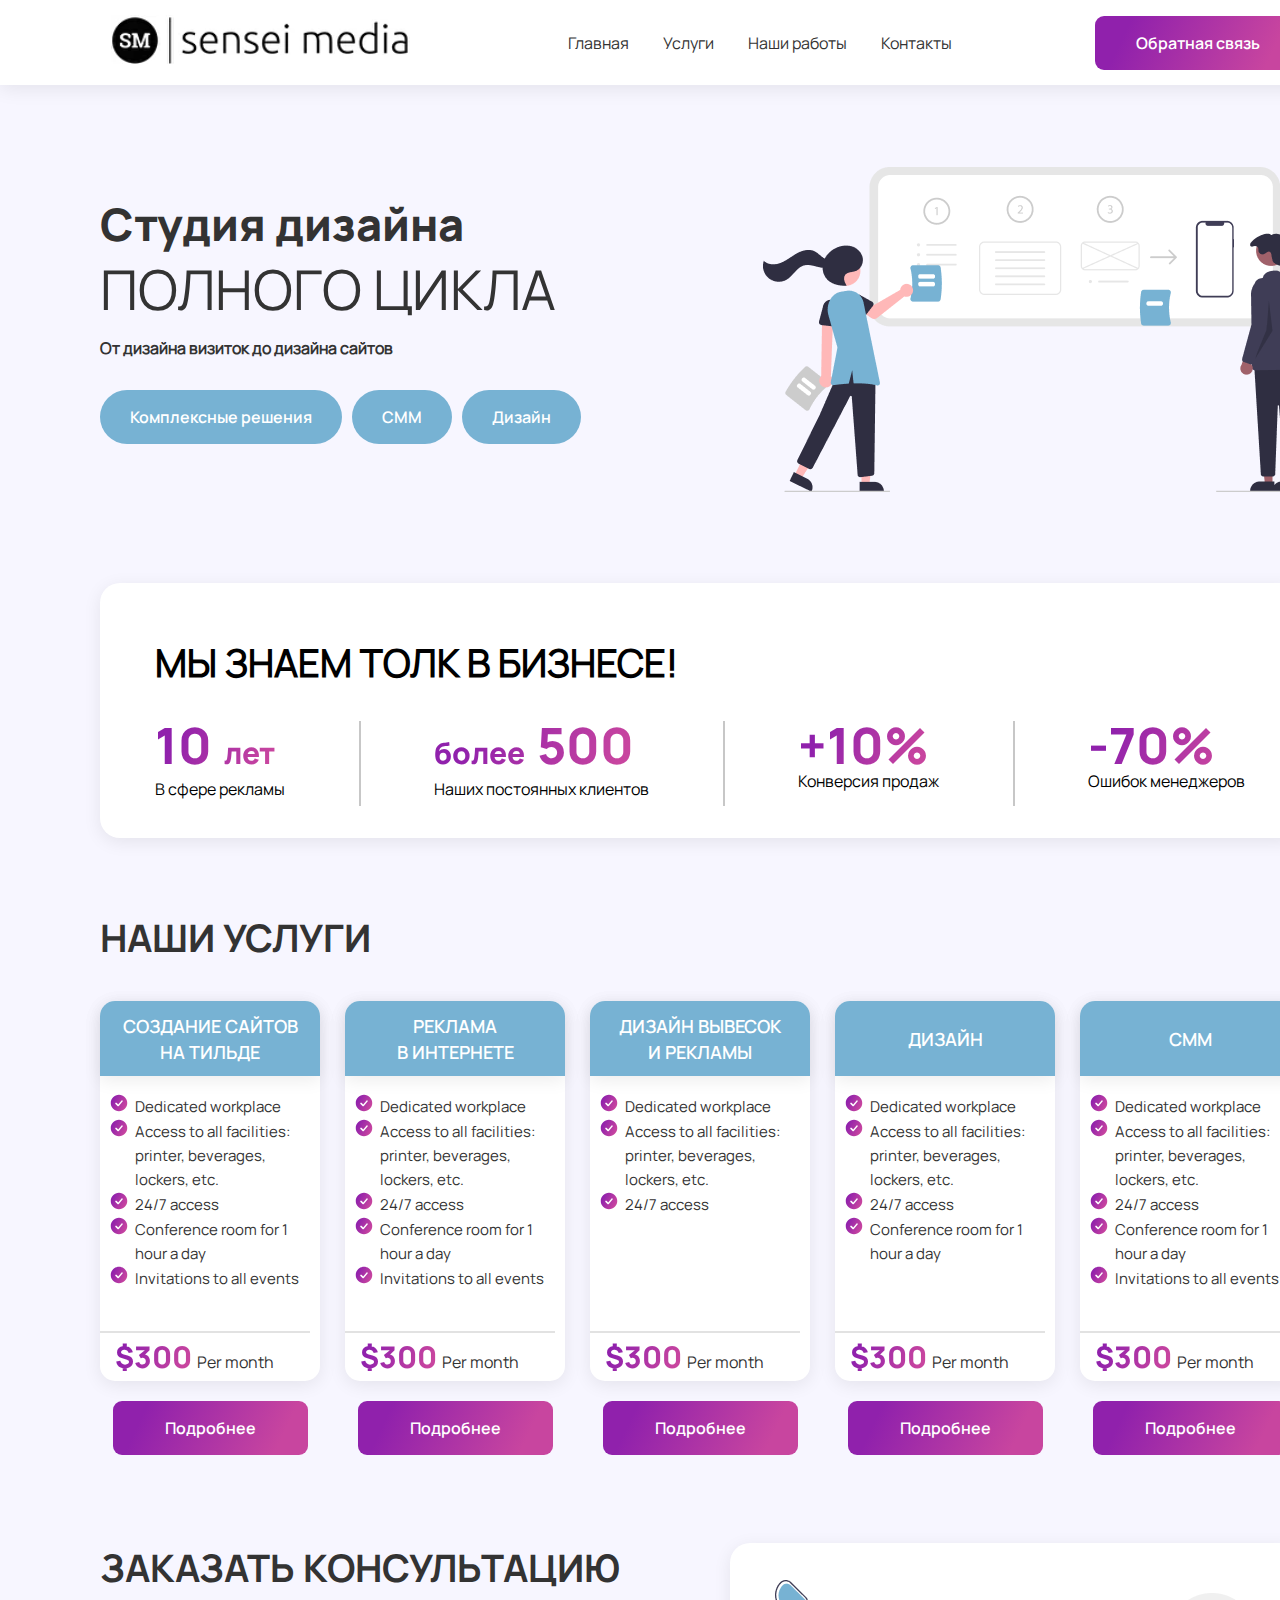
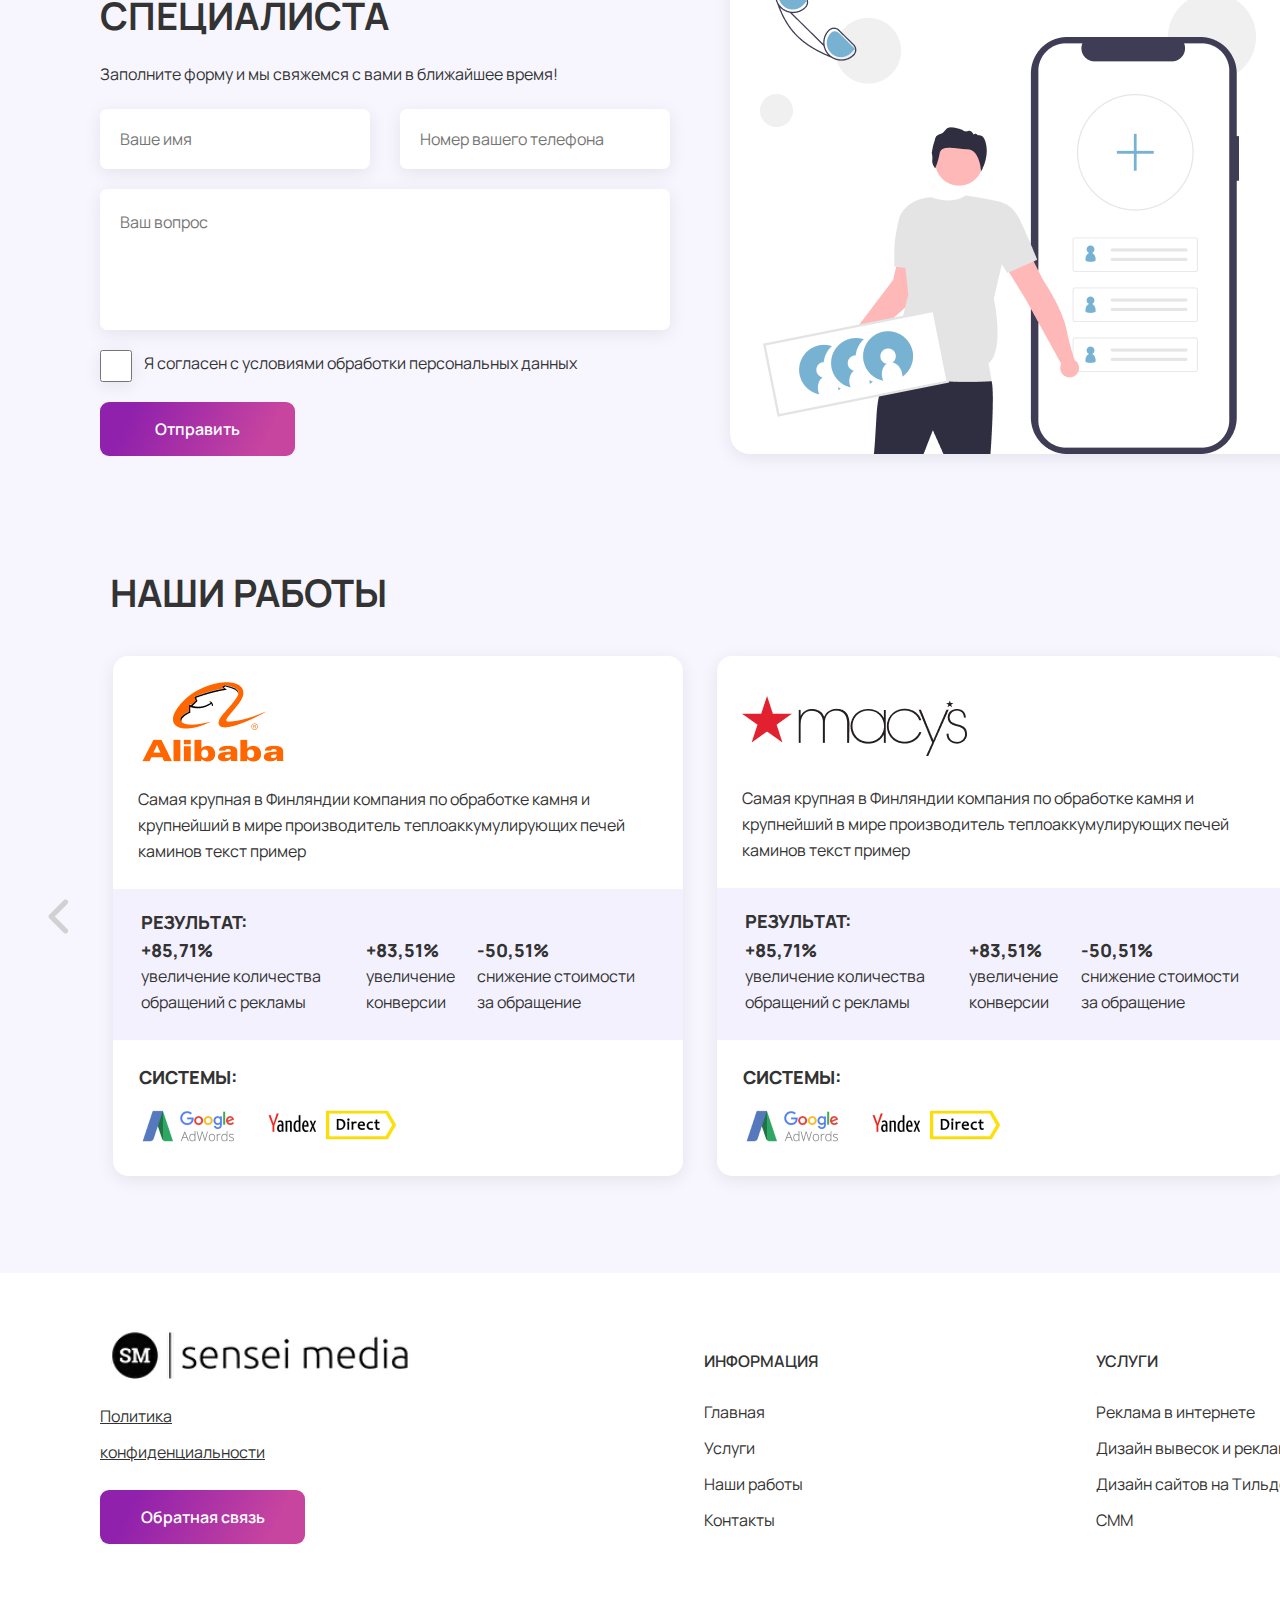
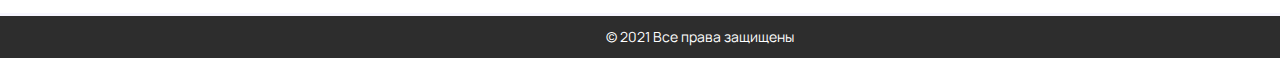
<file: docs/index.html>
<!DOCTYPE html>
<html lang="en">

<head>
    <meta charset="UTF-8">
    <meta http-equiv="X-UA-Compatible" content="IE=edge">
    <meta name="viewport" content="width=device-width, initial-scale=1.0">
    <title>Document</title>
    <link rel="stylesheet" href="./css/style.css">
    <link rel="shortcut icon" href="./img/favicon.ico" type="image/x-icon">
</head>

<body>
    <div class="container">
        <div class="header">
            <div class="header-wrapper">
                <div class="header-wrapper-logo"></div>
                <div class="header-wrapper-menu">
                    <a href="">Главная</a>
                    <a href="">Услуги</a>
                    <a href="">Наши работы</a>
                    <a href="">Контакты</a>
                </div>
                <div class="header-wrapper-btn">Обратная связь</div>
            </div>
        </div>
        <div class="first-screen">
            <div class="disign-studio">
                <div class="text-1">Студия дизайна</div>
                <div class="text-2">ПОЛНОГО ЦИКЛА</div>
                <div class="text-3">От дизайна визиток до дизайна сайтов</div>
                <div class="btns">
                    <div class="btn-1">Комплексные решения</div>
                    <div class="btn-2">СММ</div>
                    <div class="btn-3">Дизайн</div>
                </div>
            </div>
            <div class="fs-img"> <img src="./img/first_screen_img.png" alt=""> </div>
        </div>
        <div class="numbers-screen">
            <div class="head-bisness"> МЫ ЗНАЕМ ТОЛК В БИЗНЕСЕ! </div>
            <div class="groups">
                <div class="group-item">
                    <div class="group-1"> 10 <span>&nbsp лет </span>
                    </div>
                    <div class="group-2"> В сфере рекламы </div>
                </div>
                <div class="line"></div>
                <div class="group-item">
                    <div class="group-1">
                        <span> более &nbsp </span> 500
                    </div>
                    <div class="group-2"> Наших постоянных клиентов </div>

                </div>
                <div class="line"></div>

                <div class="group-item">
                    <div class="group-1">
                        +10%
                    </div>
                    <div class="group-2"> Конверсия продаж </div>
                </div>

                <div class="line"></div>
                <div class="group-item">
                    <div class="group-item">
                        <div class="group-1">
                            -70%
                        </div>
                        <div class="group-2"> Ошибок менеджеров </div>
                    </div>
                </div>
            </div>
            <div></div>
            <div></div>
            <div></div>
        </div>
        <div class="service-screen">
            <div class="our-service"> Наши услуги </div>
            <div class="cards">
                <div class="card">
                    <div class="card-main">
                        <div class="blue-screen"> СОЗДАНИЕ САЙТОВ НА ТИЛЬДЕ </div>
                        <div class="list">
                            <ul>
                                <li> Dedicated workplace </li>
                                <li>Access to all facilities:
                                    printer, beverages,
                                    lockers, etc. </li>
                                <li>24/7 access</li>
                                <li>Conference room for
                                    1 hour a day</li>
                                <li>Invitations to all events</li>
                            </ul>
                        </div>
                        <div class="hr-line"></div>
                        <div class="price-text">
                            <div class="price"> $300 </div>
                            <div class="text"> Per month </div>
                        </div>
                        <!-- <div class="white-screen">
                        </div> -->
                    </div>
                    <div class="card-btn mt"> Подробнее </div>
                </div>
                <div class="card">
                    <div class="card-main">
                        <div class="blue-screen"> реклама <br>
                            в интернете </div>
                        <div class="list">
                            <ul>
                                <li> Dedicated workplace </li>
                                <li>Access to all facilities:
                                    printer, beverages,
                                    lockers, etc. </li>
                                <li>24/7 access</li>
                                <li>Conference room for
                                    1 hour a day</li>
                                <li>Invitations to all events</li>
                            </ul>
                        </div>
                        <div class="hr-line"></div>
                        <div class="price-text">
                            <div class="price"> $300 </div>
                            <div class="text"> Per month </div>
                        </div>
                        <!-- <div class="white-screen">
                        </div> -->
                    </div>
                    <div class="card-btn mt"> Подробнее </div>
                </div>
                <div class="card">
                    <div class="card-main">
                        <div class="blue-screen"> дизайн вывесок <br>
                            и рекламы </div>
                        <div class="list">
                            <ul>
                                <li> Dedicated workplace </li>
                                <li>Access to all facilities:
                                    printer, beverages,
                                    lockers, etc. </li>
                                <li>24/7 access</li>
                            </ul>
                        </div>
                        <div class="hr-line"></div>
                        <div class="price-text">
                            <div class="price"> $300 </div>
                            <div class="text"> Per month </div>
                        </div>
                        <!-- <div class="white-screen">
                        </div> -->
                    </div>
                    <div class="card-btn mt"> Подробнее </div>
                </div>
                <div class="card">
                    <div class="card-main">
                        <div class="blue-screen"> дизайн </div>
                        <div class="list">
                            <ul>
                                <li> Dedicated workplace </li>
                                <li>Access to all facilities:
                                    printer, beverages,
                                    lockers, etc. </li>
                                <li>24/7 access</li>
                                <li>Conference room for
                                    1 hour a day</li>

                            </ul>
                        </div>
                        <div class="hr-line"></div>
                        <div class="price-text">
                            <div class="price"> $300 </div>
                            <div class="text"> Per month </div>
                        </div>
                        <!-- <div class="white-screen">
                        </div> -->
                    </div>
                    <div class="card-btn mt"> Подробнее </div>
                </div>
                <div class="card">
                    <div class="card-main">
                        <div class="blue-screen"> смм </div>
                        <div class="list">
                            <ul>
                                <li> Dedicated workplace </li>
                                <li>Access to all facilities:
                                    printer, beverages,
                                    lockers, etc. </li>
                                <li>24/7 access</li>
                                <li>Conference room for
                                    1 hour a day</li>
                                <li>Invitations to all events</li>
                            </ul>
                        </div>
                        <div class="hr-line"></div>
                        <div class="price-text">
                            <div class="price"> $300 </div>
                            <div class="text"> Per month </div>
                        </div>
                        <!-- <div class="white-screen">
                        </div> -->
                    </div>
                    <div class="card-btn mt"> Подробнее </div>
                </div>
            </div>

        </div>
        <div class="contact-screen">
            <div class="left-side">

                <div class="text-1"> заказать консультацию специалиста </div>
                <div class="text-2"> Заполните форму и мы свяжемся с вами в ближайшее время! </div>
                <form action="/">
                    <div class="row">
                        <div class="form-group">
                            <input type="text" name="" id="name" placeholder="Ваше имя">
                        </div>
                        <div class="form-group">
                            <input type="text" name="" id="name" placeholder="Номер вашего телефона">
                        </div>
                    </div>
                    <div class="form-group-2">
                        <textarea style="resize: none" placeholder="Ваш вопрос"></textarea>
                    </div>
                    <div class="checkbox">
                        <input type="checkbox" class="checkbox-style" id="checkbox_1">
                        <label for="checkbox_1" class="text">Я согласен с условиями обработки персональных
                            данных</label>
                    </div>
                </form>
                <div class="contact-btn"> Отправить </div>
            </div>
            <div class="right-side">
                <img src="./img/man.png" alt="" class="man">
                <img src="./img/circle.png" alt="" class="circle">
                <img src="./img/phone.png" alt="" class="phone">
            </div>
        </div>
        <div class="cases-screen">
            <div class="our-cases"> Наши работы </div>
            <div class="cards-arrows">
                <div class="left-arrow"> <img src="./img/arrow-left.png" alt=""></div>
                <div class="left-screen">
                    <div class="up-side"><img src="./img/Alibaba Logo.png" alt="">
                        <p>Самая крупная в Финляндии компания по обработке камня
                            и крупнейший в мире производитель теплоаккумулирующих печей
                            каминов текст пример</p>
                    </div>
                    <div class="middle-side">
                        <div class="m_header"> РЕЗУЛЬТАТ: </div>
                        <div class="column">
                            <div class="first_col"> +85,71% <span> увеличение количества
                                    обращений с рекламы </span></div>
                            <div class="second_col"> +83,51% <span>увеличение
                                    конверсии</span> </div>
                            <div class="third_col"> -50,51% <span>снижение стоимости
                                    за обращение</span></div>
                        </div>
                    </div>
                    <div class="down-side">
                        <div class="text">СИСТЕМЫ:</div>
                        <div class="logos">
                            <div class="logo-g"><img src="./img/logo-google.png" alt=""></div>
                            <div class="logo-y"><img src="./img/logo-yandex.png" alt=""></div>
                        </div>
                    </div>
                </div>
                <div class="right-screen">
                    <div class="up-side"><img src="./img/Macy's Logo.png" alt="">
                        <p>Самая крупная в Финляндии компания по обработке камня
                            и крупнейший в мире производитель теплоаккумулирующих печей
                            каминов текст пример</p>
                    </div>
                    <div class="middle-side">
                        <div class="m_header"> РЕЗУЛЬТАТ: </div>
                        <div class="column">
                            <div class="first_col"> +85,71% <span> увеличение количества
                                    обращений с рекламы </span></div>
                            <div class="second_col"> +83,51% <span>увеличение
                                    конверсии</span> </div>
                            <div class="third_col"> -50,51% <span>снижение стоимости
                                    за обращение</span></div>
                        </div>
                    </div>
                    <div class="down-side">
                        <div class="text">СИСТЕМЫ:</div>
                        <div class="logos">
                            <div class="logo-g"><img src="./img/logo-google.png" alt=""></div>
                            <div class="logo-y"><img src="./img/logo-yandex.png" alt=""></div>
                        </div>
                    </div>
                </div>
                <div class="right-arrow"><img src="./img/arrow-right.png" alt=""></div>
            </div>
        </div>
        <div class="footer">
            <div class="footer-wrapper">
                <div class="footer-logo"> <img src="./img/sensey-logo.png" alt="">
                    <div class="footer-wrapper-menu">
                        <a href="">Политика <br>
                            конфиденциальности</a>
                        <div class="footer-wrapper-btn">Обратная связь</div>
                    </div>
                </div>
                <div class="footer-info">
                    <div class="info-header">ИНФОРМАЦИЯ</div>
                    <a href="">Главная</a>
                    <a href="">Услуги</a>
                    <a href="">Наши работы</a>
                    <a href="">Контакты</a>
                </div>
                <div class="footer-servises">
                    <div class="service-header"> УСЛУГИ </div>
                    <a href="">Реклама в интернете</a>
                    <a href="">Дизайн вывесок и рекламы</a>
                    <a href="">Дизайн сайтов на Тильде</a>
                    <a href="">СММ</a>
                </div>
            </div>
        </div>
        <div class="footer-bottom"> © 2021 Все права защищены</div>
    </div>
</body>

</html>
</file>
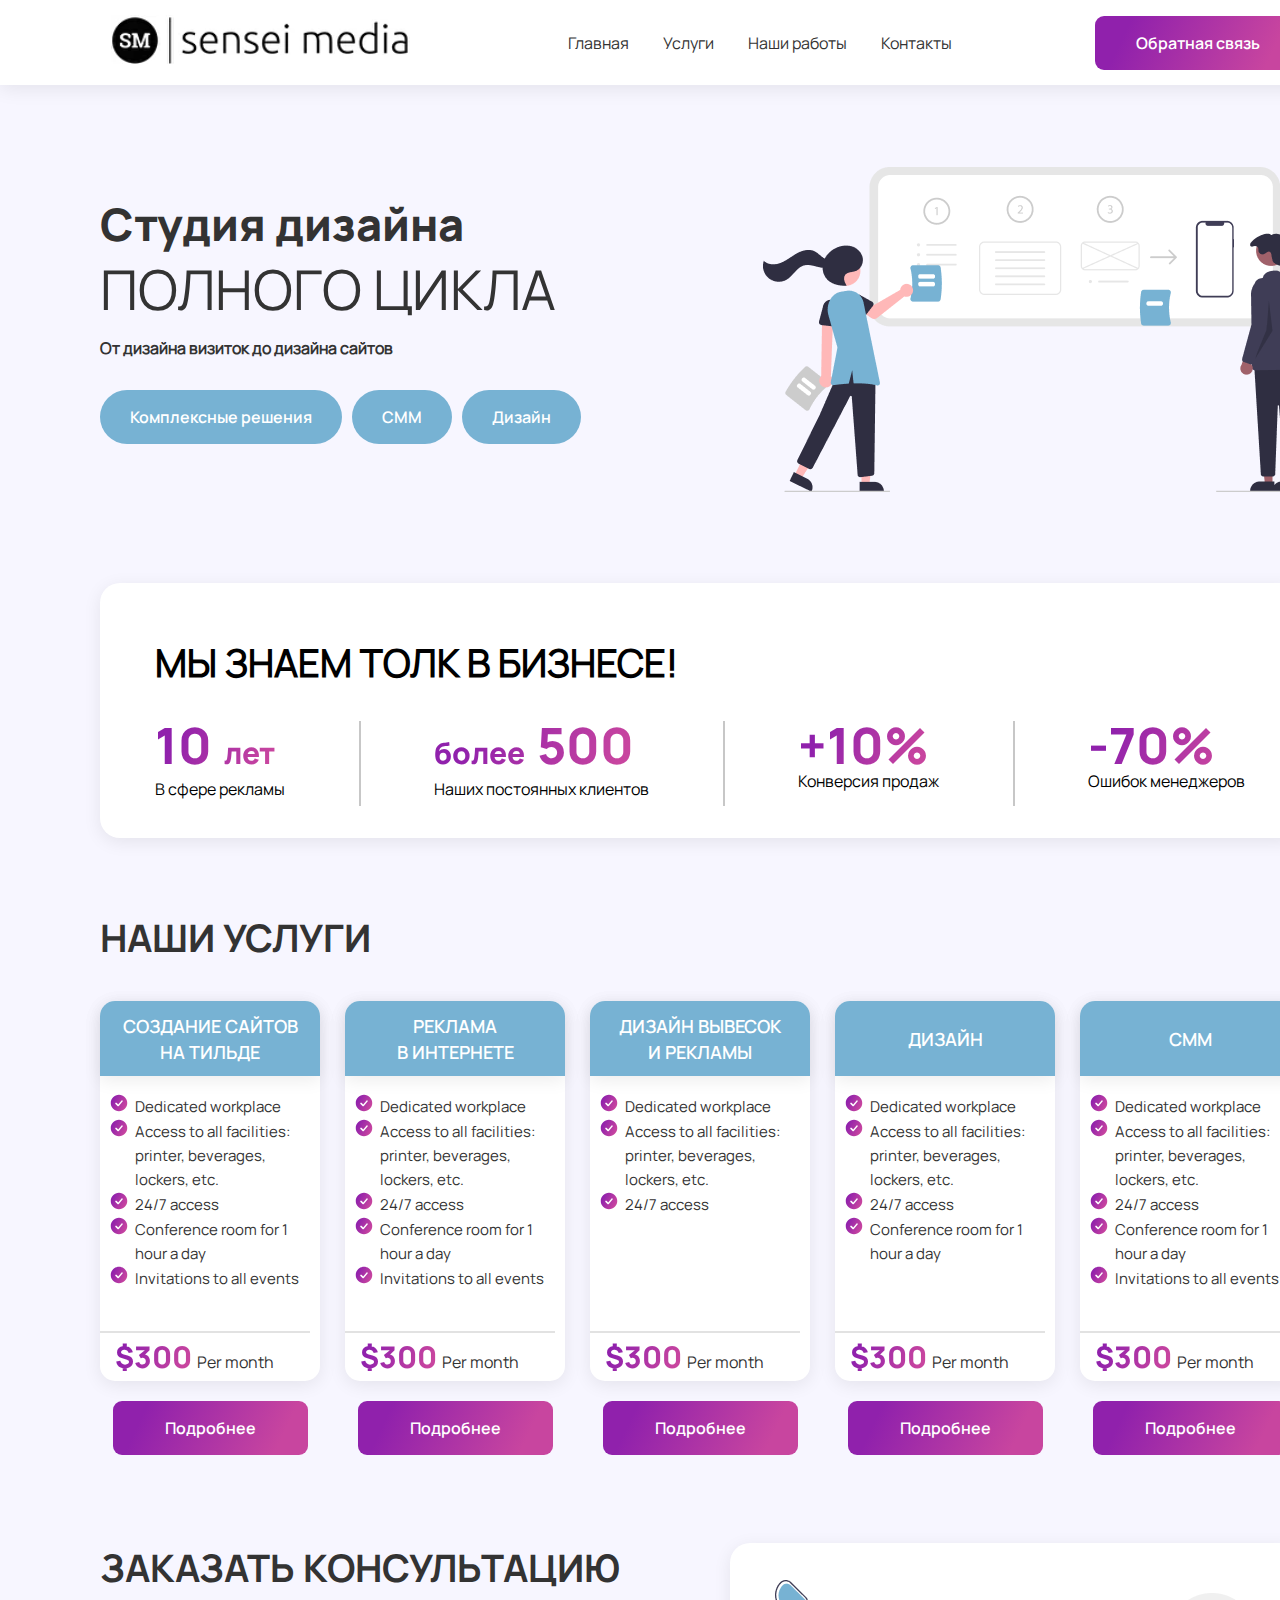
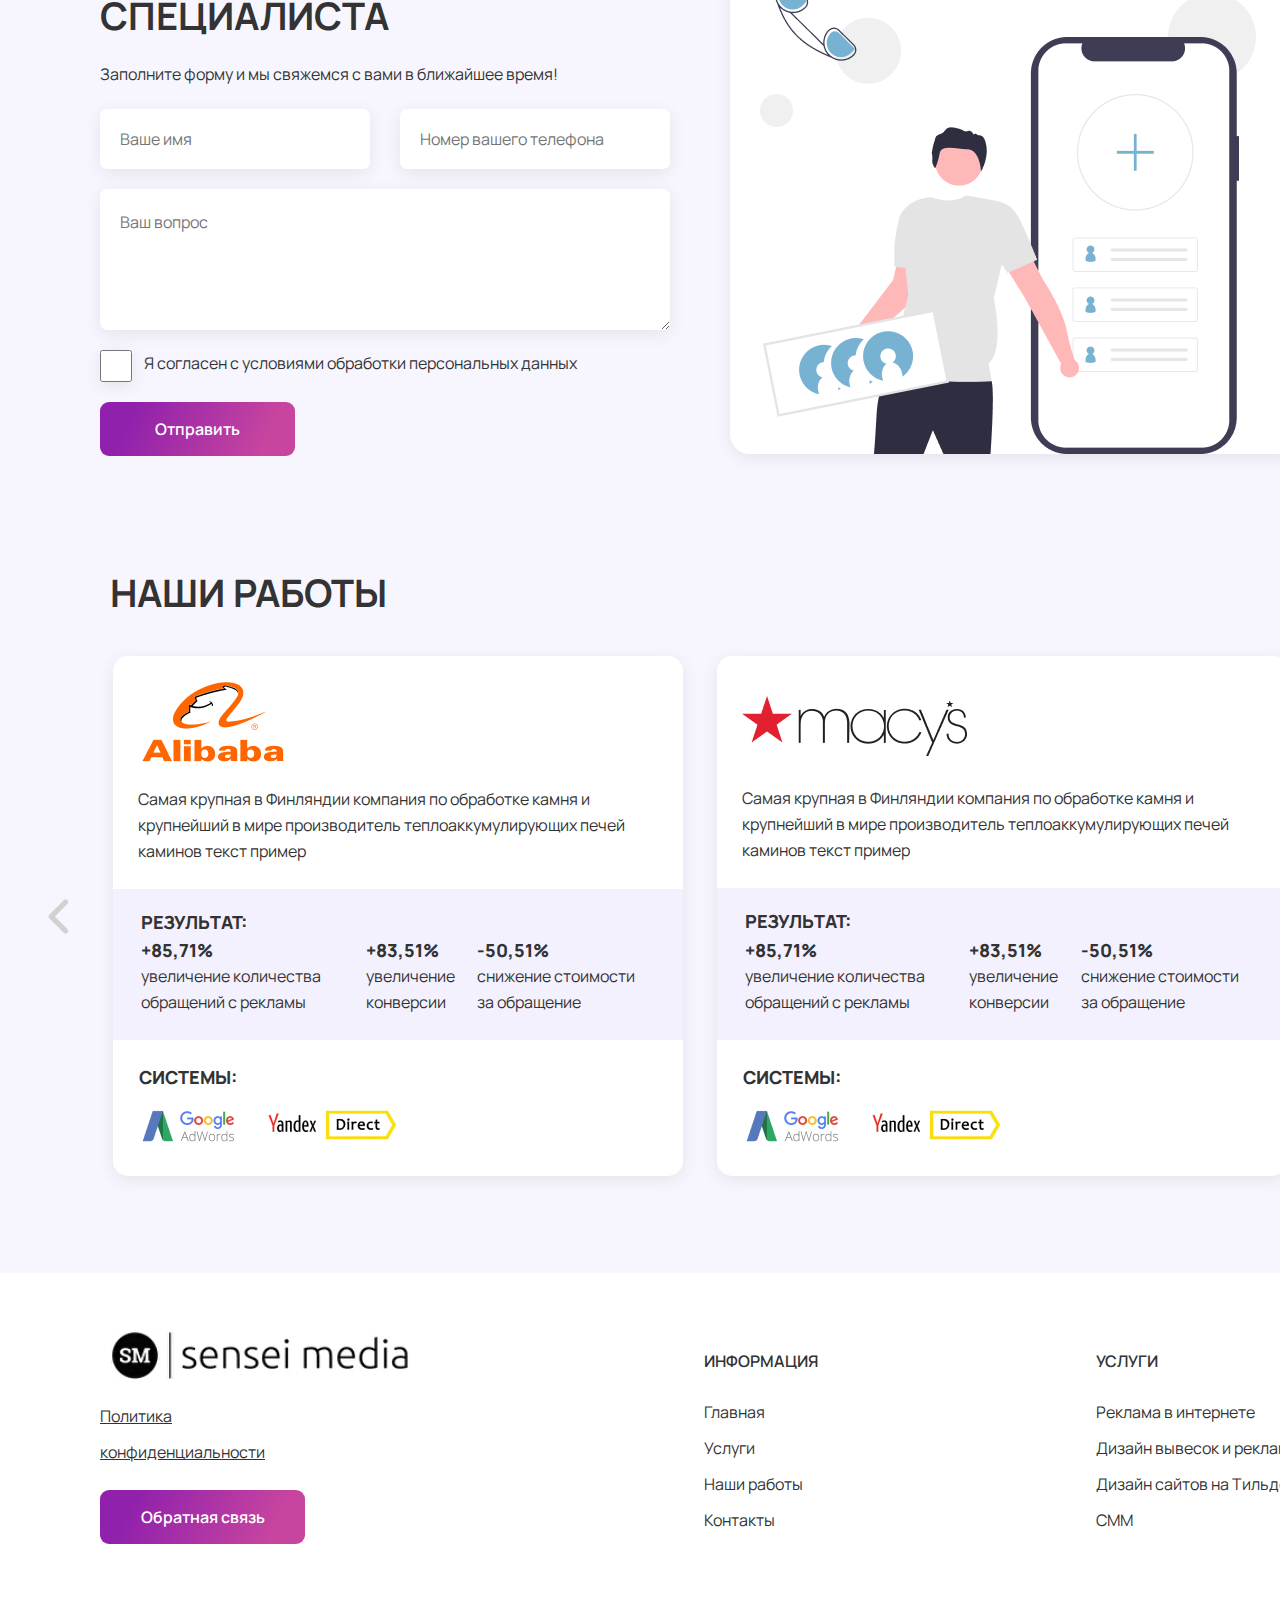
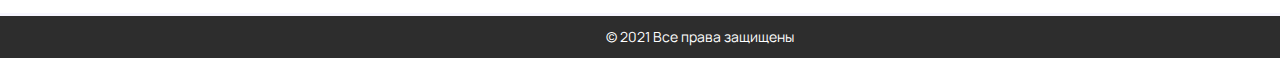
<file: src/index.html>
<!DOCTYPE html>
<html lang="en">

<head>
    <meta charset="UTF-8">
    <meta http-equiv="X-UA-Compatible" content="IE=edge">
    <meta name="viewport" content="width=device-width, initial-scale=1.0">
    <title>Document</title>
    <link rel="stylesheet" href="./css/style.css">
    <link rel="shortcut icon" href="../src/img/favicon.ico" type="image/x-icon">
</head>

<body>
    <div class="container">
        <div class="header">
            <div class="header-wrapper">
                <div class="header-wrapper-logo"></div>
                <div class="header-wrapper-menu">
                    <a href="">Главная</a>
                    <a href="">Услуги</a>
                    <a href="">Наши работы</a>
                    <a href="">Контакты</a>
                </div>
                <div class="header-wrapper-btn">Обратная связь</div>
            </div>
        </div>
        <div class="first-screen">
            <div class="disign-studio">
                <div class="text-1">Студия дизайна</div>
                <div class="text-2">ПОЛНОГО ЦИКЛА</div>
                <div class="text-3">От дизайна визиток до дизайна сайтов</div>
                <div class="btns">
                    <div class="btn-1">Комплексные решения</div>
                    <div class="btn-2">СММ</div>
                    <div class="btn-3">Дизайн</div>
                </div>
            </div>
            <div class="fs-img"> <img src="../src/img/first_screen_img.png" alt=""> </div>
        </div>
        <div class="numbers-screen">
            <div class="head-bisness"> МЫ ЗНАЕМ ТОЛК В БИЗНЕСЕ! </div>
            <div class="groups">
                <div class="group-item">
                    <div class="group-1"> 10 <span>&nbsp лет </span>
                    </div>
                    <div class="group-2"> В сфере рекламы </div>
                </div>
                <div class="line"></div>
                <div class="group-item">
                    <div class="group-1">
                        <span> более &nbsp </span> 500
                    </div>
                    <div class="group-2"> Наших постоянных клиентов </div>

                </div>
                <div class="line"></div>

                <div class="group-item">
                    <div class="group-1">
                        +10%
                    </div>
                    <div class="group-2"> Конверсия продаж </div>
                </div>

                <div class="line"></div>
                <div class="group-item">
                    <div class="group-item">
                        <div class="group-1">
                            -70%
                        </div>
                        <div class="group-2"> Ошибок менеджеров </div>
                    </div>
                </div>
            </div>
            <div></div>
            <div></div>
            <div></div>
        </div>
        <div class="service-screen">
            <div class="our-service"> Наши услуги </div>
            <div class="cards">
                <div class="card">
                    <div class="card-main">
                        <div class="blue-screen"> СОЗДАНИЕ САЙТОВ НА ТИЛЬДЕ </div>
                        <div class="list">
                            <ul>
                                <li> Dedicated workplace </li>
                                <li>Access to all facilities:
                                    printer, beverages,
                                    lockers, etc. </li>
                                <li>24/7 access</li>
                                <li>Conference room for
                                    1 hour a day</li>
                                <li>Invitations to all events</li>
                            </ul>
                        </div>
                        <div class="hr-line"></div>
                        <div class="price-text">
                            <div class="price"> $300 </div>
                            <div class="text"> Per month </div>
                        </div>
                        <!-- <div class="white-screen">
                        </div> -->
                    </div>
                    <div class="card-btn mt"> Подробнее </div>
                </div>
                <div class="card">
                    <div class="card-main">
                        <div class="blue-screen"> реклама <br>
                            в интернете </div>
                        <div class="list">
                            <ul>
                                <li> Dedicated workplace </li>
                                <li>Access to all facilities:
                                    printer, beverages,
                                    lockers, etc. </li>
                                <li>24/7 access</li>
                                <li>Conference room for
                                    1 hour a day</li>
                                <li>Invitations to all events</li>
                            </ul>
                        </div>
                        <div class="hr-line"></div>
                        <div class="price-text">
                            <div class="price"> $300 </div>
                            <div class="text"> Per month </div>
                        </div>
                        <!-- <div class="white-screen">
                        </div> -->
                    </div>
                    <div class="card-btn mt"> Подробнее </div>
                </div>
                <div class="card">
                    <div class="card-main">
                        <div class="blue-screen"> дизайн вывесок <br>
                            и рекламы </div>
                        <div class="list">
                            <ul>
                                <li> Dedicated workplace </li>
                                <li>Access to all facilities:
                                    printer, beverages,
                                    lockers, etc. </li>
                                <li>24/7 access</li>
                            </ul>
                        </div>
                        <div class="hr-line"></div>
                        <div class="price-text">
                            <div class="price"> $300 </div>
                            <div class="text"> Per month </div>
                        </div>
                        <!-- <div class="white-screen">
                        </div> -->
                    </div>
                    <div class="card-btn mt"> Подробнее </div>
                </div>
                <div class="card">
                    <div class="card-main">
                        <div class="blue-screen"> дизайн </div>
                        <div class="list">
                            <ul>
                                <li> Dedicated workplace </li>
                                <li>Access to all facilities:
                                    printer, beverages,
                                    lockers, etc. </li>
                                <li>24/7 access</li>
                                <li>Conference room for
                                    1 hour a day</li>

                            </ul>
                        </div>
                        <div class="hr-line"></div>
                        <div class="price-text">
                            <div class="price"> $300 </div>
                            <div class="text"> Per month </div>
                        </div>
                        <!-- <div class="white-screen">
                        </div> -->
                    </div>
                    <div class="card-btn mt"> Подробнее </div>
                </div>
                <div class="card">
                    <div class="card-main">
                        <div class="blue-screen"> смм </div>
                        <div class="list">
                            <ul>
                                <li> Dedicated workplace </li>
                                <li>Access to all facilities:
                                    printer, beverages,
                                    lockers, etc. </li>
                                <li>24/7 access</li>
                                <li>Conference room for
                                    1 hour a day</li>
                                <li>Invitations to all events</li>
                            </ul>
                        </div>
                        <div class="hr-line"></div>
                        <div class="price-text">
                            <div class="price"> $300 </div>
                            <div class="text"> Per month </div>
                        </div>
                        <!-- <div class="white-screen">
                        </div> -->
                    </div>
                    <div class="card-btn mt"> Подробнее </div>
                </div>
            </div>

        </div>
        <div class="contact-screen">
            <div class="left-side">

                <div class="text-1"> заказать консультацию специалиста </div>
                <div class="text-2"> Заполните форму и мы свяжемся с вами в ближайшее время! </div>
                <form action="/">
                    <div class="row">
                        <div class="form-group">
                            <input type="text" name="" id="name" placeholder="Ваше имя">
                        </div>
                        <div class="form-group">
                            <input type="text" name="" id="name" placeholder="Номер вашего телефона">
                        </div>
                    </div>
                    <div class="form-group-2">
                        <textarea placeholder="Ваш вопрос"></textarea>
                    </div>
                    <div class="checkbox">
                        <input type="checkbox" class="checkbox-style" id="checkbox_1">
                        <label for="checkbox_1" class="text">Я согласен с условиями обработки персональных
                            данных</label>
                    </div>
                </form>
                <div class="contact-btn"> Отправить </div>
            </div>
            <div class="right-side">
                <img src="../src/img/man.png" alt="" class="man">
                <img src="../src/img/circle.png" alt="" class="circle">
                <img src="../src/img/phone.png" alt="" class="phone">
            </div>
        </div>
        <div class="cases-screen">
            <div class="our-cases"> Наши работы </div>
            <div class="cards-arrows">
                <div class="left-arrow"> <img src="../src/img/arrow-left.png" alt=""></div>
                <div class="left-screen">
                    <div class="up-side"><img src="../src/img/Alibaba Logo.png" alt="">
                        <p>Самая крупная в Финляндии компания по обработке камня
                            и крупнейший в мире производитель теплоаккумулирующих печей
                            каминов текст пример</p>
                    </div>
                    <div class="middle-side">
                        <div class="m_header"> РЕЗУЛЬТАТ: </div>
                        <div class="column">
                            <div class="first_col"> +85,71% <span> увеличение количества
                                    обращений с рекламы </span></div>
                            <div class="second_col"> +83,51% <span>увеличение
                                    конверсии</span> </div>
                            <div class="third_col"> -50,51% <span>снижение стоимости
                                    за обращение</span></div>
                        </div>
                    </div>
                    <div class="down-side">
                        <div class="text">СИСТЕМЫ:</div>
                        <div class="logos">
                            <div class="logo-g"><img src="../src/img/logo-google.png" alt=""></div>
                            <div class="logo-y"><img src="../src/img/logo-yandex.png" alt=""></div>
                        </div>
                    </div>
                </div>
                <div class="right-screen">
                    <div class="up-side"><img src="../src/img/Macy's Logo.png" alt="">
                        <p>Самая крупная в Финляндии компания по обработке камня
                            и крупнейший в мире производитель теплоаккумулирующих печей
                            каминов текст пример</p>
                    </div>
                    <div class="middle-side">
                        <div class="m_header"> РЕЗУЛЬТАТ: </div>
                        <div class="column">
                            <div class="first_col"> +85,71% <span> увеличение количества
                                    обращений с рекламы </span></div>
                            <div class="second_col"> +83,51% <span>увеличение
                                    конверсии</span> </div>
                            <div class="third_col"> -50,51% <span>снижение стоимости
                                    за обращение</span></div>
                        </div>
                    </div>
                    <div class="down-side">
                        <div class="text">СИСТЕМЫ:</div>
                        <div class="logos">
                            <div class="logo-g"><img src="../src/img/logo-google.png" alt=""></div>
                            <div class="logo-y"><img src="../src/img/logo-yandex.png" alt=""></div>
                        </div>
                    </div>
                </div>
                <div class="right-arrow"><img src="../src/img/arrow-right.png" alt=""></div>
            </div>
        </div>
        <div class="footer">
            <div class="footer-wrapper">
                <div class="footer-logo"> <img src="../src/img/sensey-logo.png" alt="">
                    <div class="footer-wrapper-menu">
                        <a href="">Политика <br>
                            конфиденциальности</a>
                        <div class="footer-wrapper-btn">Обратная связь</div>
                    </div>
                </div>
                <div class="footer-info">
                    <div class="info-header">ИНФОРМАЦИЯ</div>
                    <a href="">Главная</a>
                    <a href="">Услуги</a>
                    <a href="">Наши работы</a>
                    <a href="">Контакты</a>
                </div>
                <div class="footer-servises">
                    <div class="service-header"> УСЛУГИ </div>
                    <a href="">Реклама в интернете</a>
                    <a href="">Дизайн вывесок и рекламы</a>
                    <a href="">Дизайн сайтов на Тильде</a>
                    <a href="">СММ</a>
                </div>
            </div>
        </div>
        <div class="footer-bottom"> © 2021 Все права защищены</div>
    </div>
</body>

</html>
</file>
<file: docs/css/style.css>
@font-face {
  font-family: "manrope";
  src: url("../fonts/Manrope/static/Manrope-Regular.ttf");
}

@font-face {
  font-family: "manrope-extra-bold";
  src: url("../fonts/Manrope/static/Manrope-ExtraBold.ttf");
}

@font-face {
  font-family: "manrope-bold";
  src: url("../fonts/Manrope/static/Manrope-Bold.ttf");
}

@font-face {
  font-family: "manrope-semi-bold";
  src: url("../fonts/Manrope/static/Manrope-SemiBold.ttf");
}

* {
  -webkit-box-sizing: border-box;
          box-sizing: border-box;
  margin: 0;
  padding: 0;
}

.container {
  display: -webkit-box;
  display: -ms-flexbox;
  display: flex;
  -webkit-box-orient: vertical;
  -webkit-box-direction: normal;
      -ms-flex-direction: column;
          flex-direction: column;
  -webkit-box-align: center;
      -ms-flex-align: center;
          align-items: center;
  min-width: 1400px;
  height: 100%;
  margin: 0 auto;
  background-color: #f7f6ff;
}

.container .header {
  height: 85px;
  width: 100%;
  background-color: #fff;
  display: -webkit-box;
  display: -ms-flexbox;
  display: flex;
  -webkit-box-pack: center;
      -ms-flex-pack: center;
          justify-content: center;
  -webkit-box-shadow: 0px 4px 18px rgba(0, 0, 0, 0.08);
          box-shadow: 0px 4px 18px rgba(0, 0, 0, 0.08);
}

.container .header-wrapper {
  width: 1200px;
  display: -webkit-box;
  display: -ms-flexbox;
  display: flex;
  -webkit-box-align: center;
      -ms-flex-align: center;
          align-items: center;
  -webkit-box-pack: justify;
      -ms-flex-pack: justify;
          justify-content: space-between;
}

.container .header-wrapper-logo {
  width: 325px;
  height: 70px;
  background-image: url("../img/logo.png");
}

.container .header-wrapper-menu {
  display: -webkit-box;
  display: -ms-flexbox;
  display: flex;
  -webkit-box-pack: justify;
      -ms-flex-pack: justify;
          justify-content: space-between;
  height: 24px;
  width: 385px;
  width: 385px;
  height: 24px;
}

.container .header-wrapper-menu a {
  text-decoration: none;
  font-family: "manrope";
  font-style: normal;
  font-weight: 500;
  font-size: 16px;
  line-height: 24px;
  color: #333333;
}

.container .header-wrapper-btn {
  display: -webkit-box;
  display: -ms-flexbox;
  display: flex;
  -webkit-box-pack: center;
      -ms-flex-pack: center;
          justify-content: center;
  -webkit-box-align: center;
      -ms-flex-align: center;
          align-items: center;
  height: 54px;
  width: 205px;
  background: linear-gradient(115.11deg, #9021ac 16.38%, #c8459f 84.56%);
  border-radius: 9px;
  font-family: "Manrope-semi-bold";
  font-style: normal;
  font-weight: 600;
  font-size: 16px;
  line-height: 26px;
  color: #fff;
}

.container .first-screen {
  display: -webkit-box;
  display: -ms-flexbox;
  display: flex;
  -webkit-box-orient: horizontal;
  -webkit-box-direction: normal;
      -ms-flex-direction: row;
          flex-direction: row;
  -webkit-box-pack: justify;
      -ms-flex-pack: justify;
          justify-content: space-between;
  width: 1200px;
  height: 326px;
  margin-top: 82px;
}

.container .first-screen .disign-studio {
  margin-top: 25px;
  display: -webkit-box;
  display: -ms-flexbox;
  display: flex;
  -webkit-box-orient: vertical;
  -webkit-box-direction: normal;
      -ms-flex-direction: column;
          flex-direction: column;
  width: 517px;
  height: 127px;
}

.container .first-screen .disign-studio .text-1 {
  font-family: "manrope-extra-bold";
  font-style: normal;
  font-weight: 800;
  font-size: 45px;
  line-height: 65px;
  color: #333333;
}

.container .first-screen .disign-studio .text-2 {
  font-family: "manrope";
  font-style: normal;
  font-weight: 500;
  font-size: 55px;
  line-height: 65px;
  color: #333333;
}

.container .first-screen .disign-studio .text-3 {
  margin-top: 14px;
  display: -webkit-box;
  display: -ms-flexbox;
  display: flex;
  -webkit-box-flex: 1;
      -ms-flex-positive: 1;
          flex-grow: 1;
  font-family: "manrope";
  font-style: normal;
  font-weight: 600;
  font-size: 16px;
  line-height: 24px;
  color: #333333;
}

.container .first-screen .btns {
  margin-top: 30px;
  display: -webkit-box;
  display: -ms-flexbox;
  display: flex;
  -webkit-box-orient: horizontal;
  -webkit-box-direction: normal;
      -ms-flex-direction: row;
          flex-direction: row;
  -webkit-box-flex: 1;
      -ms-flex-positive: 1;
          flex-grow: 1;
}

.container .first-screen .btns .btn-1 {
  display: -webkit-box;
  display: -ms-flexbox;
  display: flex;
  -webkit-box-pack: center;
      -ms-flex-pack: center;
          justify-content: center;
  -webkit-box-align: center;
      -ms-flex-align: center;
          align-items: center;
}

.container .first-screen .btns .btn-2 {
  margin: 0 10px;
  display: -webkit-box;
  display: -ms-flexbox;
  display: flex;
  -webkit-box-pack: center;
      -ms-flex-pack: center;
          justify-content: center;
  -webkit-box-align: center;
      -ms-flex-align: center;
          align-items: center;
}

.container .first-screen .btns .btn-3 {
  display: -webkit-box;
  display: -ms-flexbox;
  display: flex;
  -webkit-box-pack: center;
      -ms-flex-pack: center;
          justify-content: center;
  -webkit-box-align: center;
      -ms-flex-align: center;
          align-items: center;
}

.container .first-screen .btns .btn-1,
.container .first-screen .btns .btn-2,
.container .first-screen .btns .btn-3 {
  background-color: #77b2d3;
  border-radius: 250px;
  font-family: "Manrope-semi-bold";
  font-style: normal;
  font-weight: 600;
  font-size: 16px;
  line-height: 26px;
  color: #fff;
  padding: 14px 30px;
}

.container .first-screen .fs-img {
  width: 537px;
  height: 325px;
  display: -webkit-box;
  display: -ms-flexbox;
  display: flex;
}

.container .numbers-screen {
  width: 1200px;
  height: 255px;
  display: -webkit-box;
  display: -ms-flexbox;
  display: flex;
  margin-top: 90px;
  -webkit-box-orient: vertical;
  -webkit-box-direction: normal;
      -ms-flex-direction: column;
          flex-direction: column;
  background: #ffffff;
  -webkit-box-shadow: 0px 4px 18px rgba(0, 0, 0, 0.08);
          box-shadow: 0px 4px 18px rgba(0, 0, 0, 0.08);
  border-radius: 20px;
  -ms-flex-pack: distribute;
      justify-content: space-around;
  padding: 55px;
}

.container .numbers-screen .head-bisness {
  height: 48px;
  font-family: "manrope";
  font-style: normal;
  font-weight: 700;
  font-size: 38px;
  line-height: 48px;
}

.container .numbers-screen .groups {
  display: -webkit-box;
  display: -ms-flexbox;
  display: flex;
  -webkit-box-pack: justify;
      -ms-flex-pack: justify;
          justify-content: space-between;
  margin-top: 35px;
}

.container .numbers-screen .groups .group-item {
  display: -webkit-box;
  display: -ms-flexbox;
  display: flex;
  -webkit-box-orient: vertical;
  -webkit-box-direction: normal;
      -ms-flex-direction: column;
          flex-direction: column;
  font-style: normal;
}

.container .numbers-screen .groups .group-item .group-1 {
  display: -webkit-box;
  display: -ms-flexbox;
  display: flex;
  -webkit-box-align: baseline;
      -ms-flex-align: baseline;
          align-items: baseline;
  font-family: "manrope-extra-bold";
  background: linear-gradient(115.11deg, #9021ac 16.38%, #c8459f 84.56%);
  -webkit-background-clip: text;
  -webkit-text-fill-color: transparent;
  background-clip: text;
  font-weight: 800px;
  font-size: 50px;
  line-height: 48px;
}

.container .numbers-screen .groups .group-item .group-1 span {
  font-size: 30px;
}

.container .numbers-screen .groups .group-item .group-2 {
  font-family: "manrope";
  font-weight: 500;
  font-size: 16px;
  line-height: 24px;
}

.container .numbers-screen .groups .line {
  display: -webkit-box;
  display: -ms-flexbox;
  display: flex;
  border: 1px solid #c7c7c7;
  height: 85px;
}

.container .service-screen {
  display: -webkit-box;
  display: -ms-flexbox;
  display: flex;
  -webkit-box-orient: vertical;
  -webkit-box-direction: normal;
      -ms-flex-direction: column;
          flex-direction: column;
  width: 1200px;
  height: 540px;
  margin-top: 75px;
}

.container .service-screen .our-service {
  font-family: "Manrope-bold";
  font-style: normal;
  font-weight: 700;
  font-size: 38px;
  line-height: 48px;
  color: #333333;
  text-transform: uppercase;
}

.container .service-screen .cards {
  display: -webkit-box;
  display: -ms-flexbox;
  display: flex;
  -webkit-box-pack: justify;
      -ms-flex-pack: justify;
          justify-content: space-between;
  margin-top: 40px;
}

.container .service-screen .cards .card {
  display: -webkit-box;
  display: -ms-flexbox;
  display: flex;
  -webkit-box-orient: vertical;
  -webkit-box-direction: normal;
      -ms-flex-direction: column;
          flex-direction: column;
  -webkit-box-align: center;
      -ms-flex-align: center;
          align-items: center;
  width: 220px;
}

.container .service-screen .cards .card .card-main {
  display: -webkit-box;
  display: -ms-flexbox;
  display: flex;
  -webkit-box-orient: vertical;
  -webkit-box-direction: normal;
      -ms-flex-direction: column;
          flex-direction: column;
  -webkit-box-pack: start;
      -ms-flex-pack: start;
          justify-content: flex-start;
  background-color: #fff;
  -webkit-box-shadow: 0px 4px 18px rgba(0, 0, 0, 0.08);
          box-shadow: 0px 4px 18px rgba(0, 0, 0, 0.08);
  border-radius: 15px;
  height: 380px;
}

.container .service-screen .cards .card .card-main .blue-screen {
  display: -webkit-box;
  display: -ms-flexbox;
  display: flex;
  -webkit-box-align: center;
      -ms-flex-align: center;
          align-items: center;
  -webkit-box-pack: center;
      -ms-flex-pack: center;
          justify-content: center;
  padding: 20px 10px;
  height: 75px;
  background: #77b2d3;
  -webkit-box-shadow: 0px 4px 18px rgba(0, 0, 0, 0.08);
          box-shadow: 0px 4px 18px rgba(0, 0, 0, 0.08);
  border-radius: 15px 15px 0px 0px;
  font-family: "Manrope-semi-bold";
  font-style: normal;
  font-weight: 800;
  font-size: 18px;
  line-height: 26px;
  text-align: center;
  text-transform: uppercase;
  color: #ffffff;
}

.container .service-screen .cards .card .card-main .list {
  display: -webkit-box;
  display: -ms-flexbox;
  display: flex;
  -ms-flex-pack: distribute;
      justify-content: space-around;
  -webkit-box-flex: 1;
      -ms-flex-positive: 1;
          flex-grow: 1;
  margin-top: 18px;
  font-family: "manrope";
  font-weight: 500;
  font-size: 15px;
  line-height: 24px;
  color: #333333;
  list-style: url("../img/list.svg");
}

.container .service-screen .cards .card .card-main .list ul {
  margin-left: 35px;
}

.container .service-screen .cards .card .card-main .hr-line {
  display: -webkit-box;
  display: -ms-flexbox;
  display: flex;
  -webkit-box-pack: center;
      -ms-flex-pack: center;
          justify-content: center;
  width: 210px;
  margin-top: 20px;
  border: 1px solid #e2e2e2;
}

.container .service-screen .cards .card .card-main .price-text {
  display: -webkit-box;
  display: -ms-flexbox;
  display: flex;
  -webkit-box-orient: horizontal;
  -webkit-box-direction: normal;
      -ms-flex-direction: row;
          flex-direction: row;
  -webkit-box-align: baseline;
      -ms-flex-align: baseline;
          align-items: baseline;
  margin-left: 15px;
}

.container .service-screen .cards .card .card-main .price-text .price {
  font-family: "manrope-extra-bold";
  background: linear-gradient(115.11deg, #9021ac 16.38%, #c8459f 84.56%);
  -webkit-background-clip: text;
  -webkit-text-fill-color: transparent;
  background-clip: text;
  font-weight: 800px;
  font-size: 30px;
  line-height: 48px;
}

.container .service-screen .cards .card .card-main .price-text .text {
  margin-left: 5px;
  font-family: "manrope";
  font-weight: 500;
  font-size: 16px;
  line-height: 24px;
  color: #333333;
}

.container .service-screen .cards .card .card-btn {
  display: -webkit-box;
  display: -ms-flexbox;
  display: flex;
  -webkit-box-pack: center;
      -ms-flex-pack: center;
          justify-content: center;
  -webkit-box-align: center;
      -ms-flex-align: center;
          align-items: center;
  padding: 14px 50px;
  background: linear-gradient(115.11deg, #9021ac 16.38%, #c8459f 84.56%);
  border-radius: 9px;
  font-family: "Manrope-semi-bold";
  font-style: normal;
  font-weight: 600;
  font-size: 16px;
  line-height: 26px;
  color: #fff;
  width: 195px;
}

.container .service-screen .cards .card .mt {
  margin-top: 20px;
}

.container .contact-screen {
  display: -webkit-box;
  display: -ms-flexbox;
  display: flex;
  width: 1200px;
  height: 515px;
  margin-top: 90px;
  -webkit-box-pack: justify;
      -ms-flex-pack: justify;
          justify-content: space-between;
}

.container .contact-screen .left-side {
  display: -webkit-box;
  display: -ms-flexbox;
  display: flex;
  -webkit-box-orient: vertical;
  -webkit-box-direction: normal;
      -ms-flex-direction: column;
          flex-direction: column;
  width: 570px;
}

.container .contact-screen .left-side .text-1 {
  font-family: "Manrope-bold";
  font-style: normal;
  font-weight: 700;
  font-size: 38px;
  line-height: 48px;
  text-transform: uppercase;
  color: #333333;
}

.container .contact-screen .left-side .text-2 {
  font-family: "manrope";
  font-style: normal;
  font-weight: 400;
  font-size: 16px;
  line-height: 26px;
  color: #333333;
  margin-top: 22px;
}

.container .contact-screen .left-side .row {
  display: -webkit-box;
  display: -ms-flexbox;
  display: flex;
  width: 100%;
  -webkit-box-orient: horizontal;
  -webkit-box-direction: normal;
      -ms-flex-direction: row;
          flex-direction: row;
  -webkit-box-pack: justify;
      -ms-flex-pack: justify;
          justify-content: space-between;
}

.container .contact-screen .left-side .row .form-group {
  display: -webkit-box;
  display: -ms-flexbox;
  display: flex;
}

.container .contact-screen .left-side .row .form-group input {
  display: -webkit-box;
  display: -ms-flexbox;
  display: flex;
  width: 270px;
  height: 60px;
  border: none;
  -webkit-box-shadow: 0px 4px 18px rgba(0, 0, 0, 0.08);
          box-shadow: 0px 4px 18px rgba(0, 0, 0, 0.08);
  border-radius: 7px;
  margin-top: 22px;
  padding-left: 20px;
  font-family: "Manrope";
  font-style: normal;
  font-weight: 300;
  font-size: 16px;
  line-height: 26px;
  color: #333333;
}

.container .contact-screen .left-side .form-group-2 {
  display: -webkit-box;
  display: -ms-flexbox;
  display: flex;
}

.container .contact-screen .left-side .form-group-2 textarea {
  display: -webkit-box;
  display: -ms-flexbox;
  display: flex;
  padding: 20px 20px;
  margin-top: 20px;
  width: 570px;
  height: 141px;
  border: none;
  -webkit-box-shadow: 0px 4px 18px rgba(0, 0, 0, 0.08);
          box-shadow: 0px 4px 18px rgba(0, 0, 0, 0.08);
  border-radius: 7px;
  padding-left: 20px;
  font-family: "Manrope";
  font-style: normal;
  font-weight: 300;
  font-size: 16px;
  line-height: 26px;
  color: #333333;
}

.container .contact-screen .left-side .checkbox {
  display: -webkit-box;
  display: -ms-flexbox;
  display: flex;
  margin-top: 20px;
}

.container .contact-screen .left-side .checkbox .checkbox-style {
  display: -webkit-box;
  display: -ms-flexbox;
  display: flex;
  width: 32px;
  height: 32px;
  -webkit-box-shadow: 0px 4px 18px rgba(0, 0, 0, 0.08);
          box-shadow: 0px 4px 18px rgba(0, 0, 0, 0.08);
  border-radius: 2px;
}

.container .contact-screen .left-side .checkbox .text {
  font-family: "Manrope";
  font-style: normal;
  font-weight: 300;
  font-size: 16px;
  line-height: 26px;
  color: #333333;
  margin-left: 12px;
}

.container .contact-screen .left-side .contact-btn {
  display: -webkit-box;
  display: -ms-flexbox;
  display: flex;
  -webkit-box-pack: center;
      -ms-flex-pack: center;
          justify-content: center;
  -webkit-box-align: center;
      -ms-flex-align: center;
          align-items: center;
  padding: 14px 50px;
  background: linear-gradient(115.11deg, #9021ac 16.38%, #c8459f 84.56%);
  border-radius: 9px;
  font-family: "Manrope-semi-bold";
  font-style: normal;
  font-weight: 600;
  font-size: 16px;
  line-height: 26px;
  color: #fff;
  width: 195px;
  height: 54px;
  margin-top: 20px;
}

.container .contact-screen .right-side {
  position: relative;
  width: 570px;
  height: 511px;
  background-color: #fff;
  -webkit-box-shadow: 0px 4px 18px rgba(0, 0, 0, 0.08);
          box-shadow: 0px 4px 18px rgba(0, 0, 0, 0.08);
  border-radius: 20px;
}

.container .contact-screen .right-side .circle {
  position: absolute;
  top: 50px;
  right: 44px;
  z-index: 5;
}

.container .contact-screen .right-side .man {
  position: absolute;
  top: 94px;
  left: 33px;
  z-index: 10;
}

.container .contact-screen .right-side .phone {
  position: absolute;
  top: 37px;
  left: 30px;
}

.container .cases-screen {
  display: -webkit-box;
  display: -ms-flexbox;
  display: flex;
  -webkit-box-orient: vertical;
  -webkit-box-direction: normal;
      -ms-flex-direction: column;
          flex-direction: column;
  width: 1320px;
  height: 615px;
  margin-top: 110px;
}

.container .cases-screen .our-cases {
  font-family: "Manrope-bold";
  font-style: normal;
  font-weight: 700;
  font-size: 38px;
  line-height: 48px;
  text-transform: uppercase;
  color: #333333;
  margin-left: 70px;
}

.container .cases-screen .cards-arrows {
  display: -webkit-box;
  display: -ms-flexbox;
  display: flex;
  -webkit-box-align: center;
      -ms-flex-align: center;
          align-items: center;
  -webkit-box-pack: justify;
      -ms-flex-pack: justify;
          justify-content: space-between;
  -webkit-box-orient: horizontal;
  -webkit-box-direction: normal;
      -ms-flex-direction: row;
          flex-direction: row;
  margin-top: 40px;
}

.container .cases-screen .cards-arrows .left-arrow {
  width: 40px;
  height: 40px;
}

.container .cases-screen .cards-arrows .left-screen {
  display: -webkit-box;
  display: -ms-flexbox;
  display: flex;
  -webkit-box-orient: vertical;
  -webkit-box-direction: normal;
      -ms-flex-direction: column;
          flex-direction: column;
  -webkit-box-align: center;
      -ms-flex-align: center;
          align-items: center;
  width: 570px;
  height: 520px;
  background: #ffffff;
  -webkit-box-shadow: 0px 4px 18px rgba(0, 0, 0, 0.08);
          box-shadow: 0px 4px 18px rgba(0, 0, 0, 0.08);
  border-radius: 15px;
}

.container .cases-screen .cards-arrows .left-screen .up-side {
  width: 100%;
  padding-left: 25px;
  padding-top: 10px;
}

.container .cases-screen .cards-arrows .left-screen .up-side p {
  padding-top: 4px;
  padding-bottom: 25px;
  font-family: "Manrope";
  font-style: normal;
  font-weight: 400;
  font-size: 16px;
  line-height: 26px;
  color: #333333;
}

.container .cases-screen .cards-arrows .left-screen .middle-side {
  display: -webkit-box;
  display: -ms-flexbox;
  display: flex;
  -webkit-box-orient: vertical;
  -webkit-box-direction: normal;
      -ms-flex-direction: column;
          flex-direction: column;
  -webkit-box-pack: justify;
      -ms-flex-pack: justify;
          justify-content: space-between;
  width: 100%;
  height: 160px;
  background-color: #f3f1fe;
  padding: 20px 35px 25px 28px;
}

.container .cases-screen .cards-arrows .left-screen .middle-side .m_header,
.container .cases-screen .cards-arrows .left-screen .middle-side .first_col,
.container .cases-screen .cards-arrows .left-screen .middle-side .second_col,
.container .cases-screen .cards-arrows .left-screen .middle-side .third_col {
  font-family: "Manrope-extra-bold";
  font-style: normal;
  font-weight: 800;
  font-size: 18px;
  line-height: 26px;
  color: #333333;
}

.container .cases-screen .cards-arrows .left-screen .middle-side .column {
  display: -webkit-box;
  display: -ms-flexbox;
  display: flex;
  -webkit-box-orient: horizontal;
  -webkit-box-direction: normal;
      -ms-flex-direction: row;
          flex-direction: row;
}

.container .cases-screen .cards-arrows .left-screen .middle-side .column .first_col,
.container .cases-screen .cards-arrows .left-screen .middle-side .column .second_col,
.container .cases-screen .cards-arrows .left-screen .middle-side .column .third_col {
  display: -webkit-box;
  display: -ms-flexbox;
  display: flex;
  -webkit-box-orient: vertical;
  -webkit-box-direction: normal;
      -ms-flex-direction: column;
          flex-direction: column;
}

.container .cases-screen .cards-arrows .left-screen .middle-side .column span {
  display: -webkit-box;
  display: -ms-flexbox;
  display: flex;
  font-family: "Manrope";
  font-style: normal;
  font-weight: 400;
  font-size: 16px;
  line-height: 26px;
  color: #333333;
}

.container .cases-screen .cards-arrows .left-screen .middle-side .column .second_col {
  display: -webkit-box;
  display: -ms-flexbox;
  display: flex;
}

.container .cases-screen .cards-arrows .left-screen .middle-side .column .third_col {
  display: -webkit-box;
  display: -ms-flexbox;
  display: flex;
}

.container .cases-screen .cards-arrows .left-screen .down-side {
  display: -webkit-box;
  display: -ms-flexbox;
  display: flex;
  width: 100%;
  -webkit-box-orient: vertical;
  -webkit-box-direction: normal;
      -ms-flex-direction: column;
          flex-direction: column;
  -webkit-box-pack: justify;
      -ms-flex-pack: justify;
          justify-content: space-between;
  padding: 24px 277px 25px 26px;
}

.container .cases-screen .cards-arrows .left-screen .down-side .text {
  font-family: "Manrope-extra-bold";
  font-style: normal;
  font-weight: 800;
  font-size: 18px;
  line-height: 26px;
  text-transform: uppercase;
  color: #333333;
}

.container .cases-screen .cards-arrows .left-screen .down-side .logos {
  display: -webkit-box;
  display: -ms-flexbox;
  display: flex;
  -webkit-box-orient: horizontal;
  -webkit-box-direction: normal;
      -ms-flex-direction: row;
          flex-direction: row;
  -webkit-box-pack: justify;
      -ms-flex-pack: justify;
          justify-content: space-between;
  margin-top: 15px;
}

.container .cases-screen .cards-arrows .right-screen {
  display: -webkit-box;
  display: -ms-flexbox;
  display: flex;
  -webkit-box-orient: vertical;
  -webkit-box-direction: normal;
      -ms-flex-direction: column;
          flex-direction: column;
  -webkit-box-align: center;
      -ms-flex-align: center;
          align-items: center;
  width: 570px;
  height: 520px;
  background: #ffffff;
  -webkit-box-shadow: 0px 4px 18px rgba(0, 0, 0, 0.08);
          box-shadow: 0px 4px 18px rgba(0, 0, 0, 0.08);
  border-radius: 15px;
}

.container .cases-screen .cards-arrows .right-screen .up-side {
  width: 100%;
  padding-left: 25px;
  padding-top: 40px;
}

.container .cases-screen .cards-arrows .right-screen .up-side p {
  padding-top: 25px;
  padding-bottom: 25px;
  font-family: "Manrope";
  font-style: normal;
  font-weight: 400;
  font-size: 16px;
  line-height: 26px;
  color: #333333;
}

.container .cases-screen .cards-arrows .right-screen .middle-side {
  display: -webkit-box;
  display: -ms-flexbox;
  display: flex;
  -webkit-box-orient: vertical;
  -webkit-box-direction: normal;
      -ms-flex-direction: column;
          flex-direction: column;
  -webkit-box-pack: justify;
      -ms-flex-pack: justify;
          justify-content: space-between;
  width: 100%;
  height: 160px;
  background-color: #f3f1fe;
  padding: 20px 35px 25px 28px;
}

.container .cases-screen .cards-arrows .right-screen .middle-side .m_header,
.container .cases-screen .cards-arrows .right-screen .middle-side .first_col,
.container .cases-screen .cards-arrows .right-screen .middle-side .second_col,
.container .cases-screen .cards-arrows .right-screen .middle-side .third_col {
  font-family: "Manrope-extra-bold";
  font-style: normal;
  font-weight: 800;
  font-size: 18px;
  line-height: 26px;
  color: #333333;
}

.container .cases-screen .cards-arrows .right-screen .middle-side .column {
  display: -webkit-box;
  display: -ms-flexbox;
  display: flex;
  -webkit-box-orient: horizontal;
  -webkit-box-direction: normal;
      -ms-flex-direction: row;
          flex-direction: row;
}

.container .cases-screen .cards-arrows .right-screen .middle-side .column .first_col,
.container .cases-screen .cards-arrows .right-screen .middle-side .column .second_col,
.container .cases-screen .cards-arrows .right-screen .middle-side .column .third_col {
  display: -webkit-box;
  display: -ms-flexbox;
  display: flex;
  -webkit-box-orient: vertical;
  -webkit-box-direction: normal;
      -ms-flex-direction: column;
          flex-direction: column;
}

.container .cases-screen .cards-arrows .right-screen .middle-side .column span {
  display: -webkit-box;
  display: -ms-flexbox;
  display: flex;
  font-family: "Manrope";
  font-style: normal;
  font-weight: 400;
  font-size: 16px;
  line-height: 26px;
  color: #333333;
}

.container .cases-screen .cards-arrows .right-screen .middle-side .column .second_col {
  display: -webkit-box;
  display: -ms-flexbox;
  display: flex;
}

.container .cases-screen .cards-arrows .right-screen .middle-side .column .third_col {
  display: -webkit-box;
  display: -ms-flexbox;
  display: flex;
}

.container .cases-screen .cards-arrows .right-screen .down-side {
  display: -webkit-box;
  display: -ms-flexbox;
  display: flex;
  width: 100%;
  -webkit-box-orient: vertical;
  -webkit-box-direction: normal;
      -ms-flex-direction: column;
          flex-direction: column;
  -webkit-box-pack: justify;
      -ms-flex-pack: justify;
          justify-content: space-between;
  padding: 24px 277px 25px 26px;
}

.container .cases-screen .cards-arrows .right-screen .down-side .text {
  font-family: "Manrope-extra-bold";
  font-style: normal;
  font-weight: 800;
  font-size: 18px;
  line-height: 26px;
  text-transform: uppercase;
  color: #333333;
}

.container .cases-screen .cards-arrows .right-screen .down-side .logos {
  display: -webkit-box;
  display: -ms-flexbox;
  display: flex;
  -webkit-box-orient: horizontal;
  -webkit-box-direction: normal;
      -ms-flex-direction: row;
          flex-direction: row;
  -webkit-box-pack: justify;
      -ms-flex-pack: justify;
          justify-content: space-between;
  margin-top: 15px;
}

.container .cases-screen .cards-arrows .right-arrow {
  width: 40px;
  height: 40px;
}

.container .footer {
  display: -webkit-box;
  display: -ms-flexbox;
  display: flex;
  -webkit-box-orient: vertical;
  -webkit-box-direction: normal;
      -ms-flex-direction: column;
          flex-direction: column;
  -webkit-box-pack: justify;
      -ms-flex-pack: justify;
          justify-content: space-between;
  -webkit-box-align: center;
      -ms-flex-align: center;
          align-items: center;
  width: 100%;
  height: 340px;
  background: #fff;
  margin-top: 90px;
}

.container .footer .footer-logo {
  display: -webkit-box;
  display: -ms-flexbox;
  display: flex;
  -webkit-box-orient: vertical;
  -webkit-box-direction: normal;
      -ms-flex-direction: column;
          flex-direction: column;
  margin-top: 50px;
}

.container .footer .footer-logo .footer-wrapper-menu {
  margin-top: 5px;
}

.container .footer .footer-logo .footer-wrapper-menu a {
  font-family: "Manrope";
  font-style: normal;
  font-weight: 400;
  font-size: 16px;
  line-height: 36px;
  color: #333333;
  text-decoration: underline;
}

.container .footer .footer-logo .footer-wrapper-btn {
  display: -webkit-box;
  display: -ms-flexbox;
  display: flex;
  -webkit-box-pack: center;
      -ms-flex-pack: center;
          justify-content: center;
  -webkit-box-align: center;
      -ms-flex-align: center;
          align-items: center;
  -webkit-box-orient: horizontal;
  -webkit-box-direction: normal;
      -ms-flex-direction: row;
          flex-direction: row;
  display: flex;
  justify-content: center;
  align-items: center;
  padding: 14px 50px;
  background: linear-gradient(115.11deg, #9021ac 16.38%, #c8459f 84.56%);
  border-radius: 9px;
  font-family: "Manrope-semi-bold";
  font-style: normal;
  font-weight: 600;
  font-size: 16px;
  line-height: 26px;
  color: #fff;
  width: 205px;
  height: 54px;
  padding: 10px;
  margin-top: 20px;
}

.container .footer .footer-wrapper {
  display: -webkit-box;
  display: -ms-flexbox;
  display: flex;
  -webkit-box-orient: horizontal;
  -webkit-box-direction: normal;
      -ms-flex-direction: row;
          flex-direction: row;
  -webkit-box-pack: justify;
      -ms-flex-pack: justify;
          justify-content: space-between;
  width: 1200px;
}

.container .footer .footer-wrapper .service-header,
.container .footer .footer-wrapper .info-header {
  font-family: "manrope-semi-bold";
  font-style: normal;
  font-weight: 600;
  font-size: 16px;
  line-height: 36px;
  text-transform: uppercase;
  color: #333333;
  margin-bottom: 15px;
}

.container .footer .footer-wrapper a {
  font-family: "Manrope";
  font-style: normal;
  font-weight: 400;
  font-size: 16px;
  line-height: 36px;
  color: #333333;
  text-decoration: none;
}

.container .footer .footer-wrapper .footer-info,
.container .footer .footer-wrapper .footer-servises {
  display: -webkit-box;
  display: -ms-flexbox;
  display: flex;
  -webkit-box-orient: vertical;
  -webkit-box-direction: normal;
      -ms-flex-direction: column;
          flex-direction: column;
  margin-top: 70px;
}

.container .footer-bottom {
  display: -webkit-box;
  display: -ms-flexbox;
  display: flex;
  -webkit-box-pack: center;
      -ms-flex-pack: center;
          justify-content: center;
  -webkit-box-align: center;
      -ms-flex-align: center;
          align-items: center;
  margin-top: 3px;
  background: #2D2D2D;
  width: 100%;
  height: 42px;
  font-family: "Manrope";
  font-style: normal;
  font-weight: 400;
  font-size: 14px;
  line-height: 36px;
  color: #ffffff;
}
</file>
<file: src/css/style.css>
@font-face {
  font-family: "manrope";
  src: url("../fonts/Manrope/static/Manrope-Regular.ttf");
}

@font-face {
  font-family: "manrope-extra-bold";
  src: url("../fonts/Manrope/static/Manrope-ExtraBold.ttf");
}

@font-face {
  font-family: "manrope-bold";
  src: url("../fonts/Manrope/static/Manrope-Bold.ttf");
}

@font-face {
  font-family: "manrope-semi-bold";
  src: url("../fonts/Manrope/static/Manrope-SemiBold.ttf");
}

* {
  -webkit-box-sizing: border-box;
          box-sizing: border-box;
  margin: 0;
  padding: 0;
}

.container {
  display: -webkit-box;
  display: -ms-flexbox;
  display: flex;
  -webkit-box-orient: vertical;
  -webkit-box-direction: normal;
      -ms-flex-direction: column;
          flex-direction: column;
  -webkit-box-align: center;
      -ms-flex-align: center;
          align-items: center;
  min-width: 1400px;
  height: 100%;
  margin: 0 auto;
  background-color: #f7f6ff;
}

.container .header {
  height: 85px;
  width: 100%;
  background-color: #fff;
  display: -webkit-box;
  display: -ms-flexbox;
  display: flex;
  -webkit-box-pack: center;
      -ms-flex-pack: center;
          justify-content: center;
  -webkit-box-shadow: 0px 4px 18px rgba(0, 0, 0, 0.08);
          box-shadow: 0px 4px 18px rgba(0, 0, 0, 0.08);
}

.container .header-wrapper {
  width: 1200px;
  display: -webkit-box;
  display: -ms-flexbox;
  display: flex;
  -webkit-box-align: center;
      -ms-flex-align: center;
          align-items: center;
  -webkit-box-pack: justify;
      -ms-flex-pack: justify;
          justify-content: space-between;
}

.container .header-wrapper-logo {
  width: 325px;
  height: 70px;
  background-image: url("../img/logo.png");
}

.container .header-wrapper-menu {
  display: -webkit-box;
  display: -ms-flexbox;
  display: flex;
  -webkit-box-pack: justify;
      -ms-flex-pack: justify;
          justify-content: space-between;
  height: 24px;
  width: 385px;
  width: 385px;
  height: 24px;
}

.container .header-wrapper-menu a {
  text-decoration: none;
  font-family: "manrope";
  font-style: normal;
  font-weight: 500;
  font-size: 16px;
  line-height: 24px;
  color: #333333;
}

.container .header-wrapper-btn {
  display: -webkit-box;
  display: -ms-flexbox;
  display: flex;
  -webkit-box-pack: center;
      -ms-flex-pack: center;
          justify-content: center;
  -webkit-box-align: center;
      -ms-flex-align: center;
          align-items: center;
  height: 54px;
  width: 205px;
  background: linear-gradient(115.11deg, #9021ac 16.38%, #c8459f 84.56%);
  border-radius: 9px;
  font-family: "Manrope-semi-bold";
  font-style: normal;
  font-weight: 600;
  font-size: 16px;
  line-height: 26px;
  color: #fff;
}

.container .first-screen {
  display: -webkit-box;
  display: -ms-flexbox;
  display: flex;
  -webkit-box-orient: horizontal;
  -webkit-box-direction: normal;
      -ms-flex-direction: row;
          flex-direction: row;
  -webkit-box-pack: justify;
      -ms-flex-pack: justify;
          justify-content: space-between;
  width: 1200px;
  height: 326px;
  margin-top: 82px;
}

.container .first-screen .disign-studio {
  margin-top: 25px;
  display: -webkit-box;
  display: -ms-flexbox;
  display: flex;
  -webkit-box-orient: vertical;
  -webkit-box-direction: normal;
      -ms-flex-direction: column;
          flex-direction: column;
  width: 517px;
  height: 127px;
}

.container .first-screen .disign-studio .text-1 {
  font-family: "manrope-extra-bold";
  font-style: normal;
  font-weight: 800;
  font-size: 45px;
  line-height: 65px;
  color: #333333;
}

.container .first-screen .disign-studio .text-2 {
  font-family: "manrope";
  font-style: normal;
  font-weight: 500;
  font-size: 55px;
  line-height: 65px;
  color: #333333;
}

.container .first-screen .disign-studio .text-3 {
  margin-top: 14px;
  display: -webkit-box;
  display: -ms-flexbox;
  display: flex;
  -webkit-box-flex: 1;
      -ms-flex-positive: 1;
          flex-grow: 1;
  font-family: "manrope";
  font-style: normal;
  font-weight: 600;
  font-size: 16px;
  line-height: 24px;
  color: #333333;
}

.container .first-screen .btns {
  margin-top: 30px;
  display: -webkit-box;
  display: -ms-flexbox;
  display: flex;
  -webkit-box-orient: horizontal;
  -webkit-box-direction: normal;
      -ms-flex-direction: row;
          flex-direction: row;
  -webkit-box-flex: 1;
      -ms-flex-positive: 1;
          flex-grow: 1;
}

.container .first-screen .btns .btn-1 {
  display: -webkit-box;
  display: -ms-flexbox;
  display: flex;
  -webkit-box-pack: center;
      -ms-flex-pack: center;
          justify-content: center;
  -webkit-box-align: center;
      -ms-flex-align: center;
          align-items: center;
}

.container .first-screen .btns .btn-2 {
  margin: 0 10px;
  display: -webkit-box;
  display: -ms-flexbox;
  display: flex;
  -webkit-box-pack: center;
      -ms-flex-pack: center;
          justify-content: center;
  -webkit-box-align: center;
      -ms-flex-align: center;
          align-items: center;
}

.container .first-screen .btns .btn-3 {
  display: -webkit-box;
  display: -ms-flexbox;
  display: flex;
  -webkit-box-pack: center;
      -ms-flex-pack: center;
          justify-content: center;
  -webkit-box-align: center;
      -ms-flex-align: center;
          align-items: center;
}

.container .first-screen .btns .btn-1,
.container .first-screen .btns .btn-2,
.container .first-screen .btns .btn-3 {
  background-color: #77b2d3;
  border-radius: 250px;
  font-family: "Manrope-semi-bold";
  font-style: normal;
  font-weight: 600;
  font-size: 16px;
  line-height: 26px;
  color: #fff;
  padding: 14px 30px;
}

.container .first-screen .fs-img {
  width: 537px;
  height: 325px;
  display: -webkit-box;
  display: -ms-flexbox;
  display: flex;
}

.container .numbers-screen {
  width: 1200px;
  height: 255px;
  display: -webkit-box;
  display: -ms-flexbox;
  display: flex;
  margin-top: 90px;
  -webkit-box-orient: vertical;
  -webkit-box-direction: normal;
      -ms-flex-direction: column;
          flex-direction: column;
  background: #ffffff;
  -webkit-box-shadow: 0px 4px 18px rgba(0, 0, 0, 0.08);
          box-shadow: 0px 4px 18px rgba(0, 0, 0, 0.08);
  border-radius: 20px;
  -ms-flex-pack: distribute;
      justify-content: space-around;
  padding: 55px;
}

.container .numbers-screen .head-bisness {
  height: 48px;
  font-family: "manrope";
  font-style: normal;
  font-weight: 700;
  font-size: 38px;
  line-height: 48px;
}

.container .numbers-screen .groups {
  display: -webkit-box;
  display: -ms-flexbox;
  display: flex;
  -webkit-box-pack: justify;
      -ms-flex-pack: justify;
          justify-content: space-between;
  margin-top: 35px;
}

.container .numbers-screen .groups .group-item {
  display: -webkit-box;
  display: -ms-flexbox;
  display: flex;
  -webkit-box-orient: vertical;
  -webkit-box-direction: normal;
      -ms-flex-direction: column;
          flex-direction: column;
  font-style: normal;
}

.container .numbers-screen .groups .group-item .group-1 {
  display: -webkit-box;
  display: -ms-flexbox;
  display: flex;
  -webkit-box-align: baseline;
      -ms-flex-align: baseline;
          align-items: baseline;
  font-family: "manrope-extra-bold";
  background: linear-gradient(115.11deg, #9021ac 16.38%, #c8459f 84.56%);
  -webkit-background-clip: text;
  -webkit-text-fill-color: transparent;
  background-clip: text;
  font-weight: 800px;
  font-size: 50px;
  line-height: 48px;
}

.container .numbers-screen .groups .group-item .group-1 span {
  font-size: 30px;
}

.container .numbers-screen .groups .group-item .group-2 {
  font-family: "manrope";
  font-weight: 500;
  font-size: 16px;
  line-height: 24px;
}

.container .numbers-screen .groups .line {
  display: -webkit-box;
  display: -ms-flexbox;
  display: flex;
  border: 1px solid #c7c7c7;
  height: 85px;
}

.container .service-screen {
  display: -webkit-box;
  display: -ms-flexbox;
  display: flex;
  -webkit-box-orient: vertical;
  -webkit-box-direction: normal;
      -ms-flex-direction: column;
          flex-direction: column;
  width: 1200px;
  height: 540px;
  margin-top: 75px;
}

.container .service-screen .our-service {
  font-family: "Manrope-bold";
  font-style: normal;
  font-weight: 700;
  font-size: 38px;
  line-height: 48px;
  color: #333333;
  text-transform: uppercase;
}

.container .service-screen .cards {
  display: -webkit-box;
  display: -ms-flexbox;
  display: flex;
  -webkit-box-pack: justify;
      -ms-flex-pack: justify;
          justify-content: space-between;
  margin-top: 40px;
}

.container .service-screen .cards .card {
  display: -webkit-box;
  display: -ms-flexbox;
  display: flex;
  -webkit-box-orient: vertical;
  -webkit-box-direction: normal;
      -ms-flex-direction: column;
          flex-direction: column;
  -webkit-box-align: center;
      -ms-flex-align: center;
          align-items: center;
  width: 220px;
}

.container .service-screen .cards .card .card-main {
  display: -webkit-box;
  display: -ms-flexbox;
  display: flex;
  -webkit-box-orient: vertical;
  -webkit-box-direction: normal;
      -ms-flex-direction: column;
          flex-direction: column;
  -webkit-box-pack: start;
      -ms-flex-pack: start;
          justify-content: flex-start;
  background-color: #fff;
  -webkit-box-shadow: 0px 4px 18px rgba(0, 0, 0, 0.08);
          box-shadow: 0px 4px 18px rgba(0, 0, 0, 0.08);
  border-radius: 15px;
  height: 380px;
}

.container .service-screen .cards .card .card-main .blue-screen {
  display: -webkit-box;
  display: -ms-flexbox;
  display: flex;
  -webkit-box-align: center;
      -ms-flex-align: center;
          align-items: center;
  -webkit-box-pack: center;
      -ms-flex-pack: center;
          justify-content: center;
  padding: 20px 10px;
  height: 75px;
  background: #77b2d3;
  -webkit-box-shadow: 0px 4px 18px rgba(0, 0, 0, 0.08);
          box-shadow: 0px 4px 18px rgba(0, 0, 0, 0.08);
  border-radius: 15px 15px 0px 0px;
  font-family: "Manrope-semi-bold";
  font-style: normal;
  font-weight: 800;
  font-size: 18px;
  line-height: 26px;
  text-align: center;
  text-transform: uppercase;
  color: #ffffff;
}

.container .service-screen .cards .card .card-main .list {
  display: -webkit-box;
  display: -ms-flexbox;
  display: flex;
  -ms-flex-pack: distribute;
      justify-content: space-around;
  -webkit-box-flex: 1;
      -ms-flex-positive: 1;
          flex-grow: 1;
  margin-top: 18px;
  font-family: "manrope";
  font-weight: 500;
  font-size: 15px;
  line-height: 24px;
  color: #333333;
  list-style: url("../img/list.svg");
}

.container .service-screen .cards .card .card-main .list ul {
  margin-left: 35px;
}

.container .service-screen .cards .card .card-main .hr-line {
  display: -webkit-box;
  display: -ms-flexbox;
  display: flex;
  -webkit-box-pack: center;
      -ms-flex-pack: center;
          justify-content: center;
  width: 210px;
  margin-top: 20px;
  border: 1px solid #e2e2e2;
}

.container .service-screen .cards .card .card-main .price-text {
  display: -webkit-box;
  display: -ms-flexbox;
  display: flex;
  -webkit-box-orient: horizontal;
  -webkit-box-direction: normal;
      -ms-flex-direction: row;
          flex-direction: row;
  -webkit-box-align: baseline;
      -ms-flex-align: baseline;
          align-items: baseline;
  margin-left: 15px;
}

.container .service-screen .cards .card .card-main .price-text .price {
  font-family: "manrope-extra-bold";
  background: linear-gradient(115.11deg, #9021ac 16.38%, #c8459f 84.56%);
  -webkit-background-clip: text;
  -webkit-text-fill-color: transparent;
  background-clip: text;
  font-weight: 800px;
  font-size: 30px;
  line-height: 48px;
}

.container .service-screen .cards .card .card-main .price-text .text {
  margin-left: 5px;
  font-family: "manrope";
  font-weight: 500;
  font-size: 16px;
  line-height: 24px;
  color: #333333;
}

.container .service-screen .cards .card .card-btn {
  display: -webkit-box;
  display: -ms-flexbox;
  display: flex;
  -webkit-box-pack: center;
      -ms-flex-pack: center;
          justify-content: center;
  -webkit-box-align: center;
      -ms-flex-align: center;
          align-items: center;
  padding: 14px 50px;
  background: linear-gradient(115.11deg, #9021ac 16.38%, #c8459f 84.56%);
  border-radius: 9px;
  font-family: "Manrope-semi-bold";
  font-style: normal;
  font-weight: 600;
  font-size: 16px;
  line-height: 26px;
  color: #fff;
  width: 195px;
}

.container .service-screen .cards .card .mt {
  margin-top: 20px;
}

.container .contact-screen {
  display: -webkit-box;
  display: -ms-flexbox;
  display: flex;
  width: 1200px;
  height: 515px;
  margin-top: 90px;
  -webkit-box-pack: justify;
      -ms-flex-pack: justify;
          justify-content: space-between;
}

.container .contact-screen .left-side {
  display: -webkit-box;
  display: -ms-flexbox;
  display: flex;
  -webkit-box-orient: vertical;
  -webkit-box-direction: normal;
      -ms-flex-direction: column;
          flex-direction: column;
  width: 570px;
}

.container .contact-screen .left-side .text-1 {
  font-family: "Manrope-bold";
  font-style: normal;
  font-weight: 700;
  font-size: 38px;
  line-height: 48px;
  text-transform: uppercase;
  color: #333333;
}

.container .contact-screen .left-side .text-2 {
  font-family: "manrope";
  font-style: normal;
  font-weight: 400;
  font-size: 16px;
  line-height: 26px;
  color: #333333;
  margin-top: 22px;
}

.container .contact-screen .left-side .row {
  display: -webkit-box;
  display: -ms-flexbox;
  display: flex;
  width: 100%;
  -webkit-box-orient: horizontal;
  -webkit-box-direction: normal;
      -ms-flex-direction: row;
          flex-direction: row;
  -webkit-box-pack: justify;
      -ms-flex-pack: justify;
          justify-content: space-between;
}

.container .contact-screen .left-side .row .form-group {
  display: -webkit-box;
  display: -ms-flexbox;
  display: flex;
}

.container .contact-screen .left-side .row .form-group input {
  display: -webkit-box;
  display: -ms-flexbox;
  display: flex;
  width: 270px;
  height: 60px;
  border: none;
  -webkit-box-shadow: 0px 4px 18px rgba(0, 0, 0, 0.08);
          box-shadow: 0px 4px 18px rgba(0, 0, 0, 0.08);
  border-radius: 7px;
  margin-top: 22px;
  padding-left: 20px;
  font-family: "Manrope";
  font-style: normal;
  font-weight: 300;
  font-size: 16px;
  line-height: 26px;
  color: #333333;
}

.container .contact-screen .left-side .form-group-2 {
  display: -webkit-box;
  display: -ms-flexbox;
  display: flex;
}

.container .contact-screen .left-side .form-group-2 textarea {
  display: -webkit-box;
  display: -ms-flexbox;
  display: flex;
  padding: 20px 20px;
  margin-top: 20px;
  width: 570px;
  height: 141px;
  border: none;
  -webkit-box-shadow: 0px 4px 18px rgba(0, 0, 0, 0.08);
          box-shadow: 0px 4px 18px rgba(0, 0, 0, 0.08);
  border-radius: 7px;
  padding-left: 20px;
  font-family: "Manrope";
  font-style: normal;
  font-weight: 300;
  font-size: 16px;
  line-height: 26px;
  color: #333333;
}

.container .contact-screen .left-side .checkbox {
  display: -webkit-box;
  display: -ms-flexbox;
  display: flex;
  margin-top: 20px;
}

.container .contact-screen .left-side .checkbox .checkbox-style {
  display: -webkit-box;
  display: -ms-flexbox;
  display: flex;
  width: 32px;
  height: 32px;
  -webkit-box-shadow: 0px 4px 18px rgba(0, 0, 0, 0.08);
          box-shadow: 0px 4px 18px rgba(0, 0, 0, 0.08);
  border-radius: 2px;
}

.container .contact-screen .left-side .checkbox .text {
  font-family: "Manrope";
  font-style: normal;
  font-weight: 300;
  font-size: 16px;
  line-height: 26px;
  color: #333333;
  margin-left: 12px;
}

.container .contact-screen .left-side .contact-btn {
  display: -webkit-box;
  display: -ms-flexbox;
  display: flex;
  -webkit-box-pack: center;
      -ms-flex-pack: center;
          justify-content: center;
  -webkit-box-align: center;
      -ms-flex-align: center;
          align-items: center;
  padding: 14px 50px;
  background: linear-gradient(115.11deg, #9021ac 16.38%, #c8459f 84.56%);
  border-radius: 9px;
  font-family: "Manrope-semi-bold";
  font-style: normal;
  font-weight: 600;
  font-size: 16px;
  line-height: 26px;
  color: #fff;
  width: 195px;
  height: 54px;
  margin-top: 20px;
}

.container .contact-screen .right-side {
  position: relative;
  width: 570px;
  height: 511px;
  background-color: #fff;
  -webkit-box-shadow: 0px 4px 18px rgba(0, 0, 0, 0.08);
          box-shadow: 0px 4px 18px rgba(0, 0, 0, 0.08);
  border-radius: 20px;
}

.container .contact-screen .right-side .circle {
  position: absolute;
  top: 50px;
  right: 44px;
  z-index: 5;
}

.container .contact-screen .right-side .man {
  position: absolute;
  top: 94px;
  left: 33px;
  z-index: 10;
}

.container .contact-screen .right-side .phone {
  position: absolute;
  top: 37px;
  left: 30px;
}

.container .cases-screen {
  display: -webkit-box;
  display: -ms-flexbox;
  display: flex;
  -webkit-box-orient: vertical;
  -webkit-box-direction: normal;
      -ms-flex-direction: column;
          flex-direction: column;
  width: 1320px;
  height: 615px;
  margin-top: 110px;
}

.container .cases-screen .our-cases {
  font-family: "Manrope-bold";
  font-style: normal;
  font-weight: 700;
  font-size: 38px;
  line-height: 48px;
  text-transform: uppercase;
  color: #333333;
  margin-left: 70px;
}

.container .cases-screen .cards-arrows {
  display: -webkit-box;
  display: -ms-flexbox;
  display: flex;
  -webkit-box-align: center;
      -ms-flex-align: center;
          align-items: center;
  -webkit-box-pack: justify;
      -ms-flex-pack: justify;
          justify-content: space-between;
  -webkit-box-orient: horizontal;
  -webkit-box-direction: normal;
      -ms-flex-direction: row;
          flex-direction: row;
  margin-top: 40px;
}

.container .cases-screen .cards-arrows .left-arrow {
  width: 40px;
  height: 40px;
}

.container .cases-screen .cards-arrows .left-screen {
  display: -webkit-box;
  display: -ms-flexbox;
  display: flex;
  -webkit-box-orient: vertical;
  -webkit-box-direction: normal;
      -ms-flex-direction: column;
          flex-direction: column;
  -webkit-box-align: center;
      -ms-flex-align: center;
          align-items: center;
  width: 570px;
  height: 520px;
  background: #ffffff;
  -webkit-box-shadow: 0px 4px 18px rgba(0, 0, 0, 0.08);
          box-shadow: 0px 4px 18px rgba(0, 0, 0, 0.08);
  border-radius: 15px;
}

.container .cases-screen .cards-arrows .left-screen .up-side {
  width: 100%;
  padding-left: 25px;
  padding-top: 10px;
}

.container .cases-screen .cards-arrows .left-screen .up-side p {
  padding-top: 4px;
  padding-bottom: 25px;
  font-family: "Manrope";
  font-style: normal;
  font-weight: 400;
  font-size: 16px;
  line-height: 26px;
  color: #333333;
}

.container .cases-screen .cards-arrows .left-screen .middle-side {
  display: -webkit-box;
  display: -ms-flexbox;
  display: flex;
  -webkit-box-orient: vertical;
  -webkit-box-direction: normal;
      -ms-flex-direction: column;
          flex-direction: column;
  -webkit-box-pack: justify;
      -ms-flex-pack: justify;
          justify-content: space-between;
  width: 100%;
  height: 160px;
  background-color: #f3f1fe;
  padding: 20px 35px 25px 28px;
}

.container .cases-screen .cards-arrows .left-screen .middle-side .m_header,
.container .cases-screen .cards-arrows .left-screen .middle-side .first_col,
.container .cases-screen .cards-arrows .left-screen .middle-side .second_col,
.container .cases-screen .cards-arrows .left-screen .middle-side .third_col {
  font-family: "Manrope-extra-bold";
  font-style: normal;
  font-weight: 800;
  font-size: 18px;
  line-height: 26px;
  color: #333333;
}

.container .cases-screen .cards-arrows .left-screen .middle-side .column {
  display: -webkit-box;
  display: -ms-flexbox;
  display: flex;
  -webkit-box-orient: horizontal;
  -webkit-box-direction: normal;
      -ms-flex-direction: row;
          flex-direction: row;
}

.container .cases-screen .cards-arrows .left-screen .middle-side .column .first_col,
.container .cases-screen .cards-arrows .left-screen .middle-side .column .second_col,
.container .cases-screen .cards-arrows .left-screen .middle-side .column .third_col {
  display: -webkit-box;
  display: -ms-flexbox;
  display: flex;
  -webkit-box-orient: vertical;
  -webkit-box-direction: normal;
      -ms-flex-direction: column;
          flex-direction: column;
}

.container .cases-screen .cards-arrows .left-screen .middle-side .column span {
  display: -webkit-box;
  display: -ms-flexbox;
  display: flex;
  font-family: "Manrope";
  font-style: normal;
  font-weight: 400;
  font-size: 16px;
  line-height: 26px;
  color: #333333;
}

.container .cases-screen .cards-arrows .left-screen .middle-side .column .second_col {
  display: -webkit-box;
  display: -ms-flexbox;
  display: flex;
}

.container .cases-screen .cards-arrows .left-screen .middle-side .column .third_col {
  display: -webkit-box;
  display: -ms-flexbox;
  display: flex;
}

.container .cases-screen .cards-arrows .left-screen .down-side {
  display: -webkit-box;
  display: -ms-flexbox;
  display: flex;
  width: 100%;
  -webkit-box-orient: vertical;
  -webkit-box-direction: normal;
      -ms-flex-direction: column;
          flex-direction: column;
  -webkit-box-pack: justify;
      -ms-flex-pack: justify;
          justify-content: space-between;
  padding: 24px 277px 25px 26px;
}

.container .cases-screen .cards-arrows .left-screen .down-side .text {
  font-family: "Manrope-extra-bold";
  font-style: normal;
  font-weight: 800;
  font-size: 18px;
  line-height: 26px;
  text-transform: uppercase;
  color: #333333;
}

.container .cases-screen .cards-arrows .left-screen .down-side .logos {
  display: -webkit-box;
  display: -ms-flexbox;
  display: flex;
  -webkit-box-orient: horizontal;
  -webkit-box-direction: normal;
      -ms-flex-direction: row;
          flex-direction: row;
  -webkit-box-pack: justify;
      -ms-flex-pack: justify;
          justify-content: space-between;
  margin-top: 15px;
}

.container .cases-screen .cards-arrows .right-screen {
  display: -webkit-box;
  display: -ms-flexbox;
  display: flex;
  -webkit-box-orient: vertical;
  -webkit-box-direction: normal;
      -ms-flex-direction: column;
          flex-direction: column;
  -webkit-box-align: center;
      -ms-flex-align: center;
          align-items: center;
  width: 570px;
  height: 520px;
  background: #ffffff;
  -webkit-box-shadow: 0px 4px 18px rgba(0, 0, 0, 0.08);
          box-shadow: 0px 4px 18px rgba(0, 0, 0, 0.08);
  border-radius: 15px;
}

.container .cases-screen .cards-arrows .right-screen .up-side {
  width: 100%;
  padding-left: 25px;
  padding-top: 40px;
}

.container .cases-screen .cards-arrows .right-screen .up-side p {
  padding-top: 25px;
  padding-bottom: 25px;
  font-family: "Manrope";
  font-style: normal;
  font-weight: 400;
  font-size: 16px;
  line-height: 26px;
  color: #333333;
}

.container .cases-screen .cards-arrows .right-screen .middle-side {
  display: -webkit-box;
  display: -ms-flexbox;
  display: flex;
  -webkit-box-orient: vertical;
  -webkit-box-direction: normal;
      -ms-flex-direction: column;
          flex-direction: column;
  -webkit-box-pack: justify;
      -ms-flex-pack: justify;
          justify-content: space-between;
  width: 100%;
  height: 160px;
  background-color: #f3f1fe;
  padding: 20px 35px 25px 28px;
}

.container .cases-screen .cards-arrows .right-screen .middle-side .m_header,
.container .cases-screen .cards-arrows .right-screen .middle-side .first_col,
.container .cases-screen .cards-arrows .right-screen .middle-side .second_col,
.container .cases-screen .cards-arrows .right-screen .middle-side .third_col {
  font-family: "Manrope-extra-bold";
  font-style: normal;
  font-weight: 800;
  font-size: 18px;
  line-height: 26px;
  color: #333333;
}

.container .cases-screen .cards-arrows .right-screen .middle-side .column {
  display: -webkit-box;
  display: -ms-flexbox;
  display: flex;
  -webkit-box-orient: horizontal;
  -webkit-box-direction: normal;
      -ms-flex-direction: row;
          flex-direction: row;
}

.container .cases-screen .cards-arrows .right-screen .middle-side .column .first_col,
.container .cases-screen .cards-arrows .right-screen .middle-side .column .second_col,
.container .cases-screen .cards-arrows .right-screen .middle-side .column .third_col {
  display: -webkit-box;
  display: -ms-flexbox;
  display: flex;
  -webkit-box-orient: vertical;
  -webkit-box-direction: normal;
      -ms-flex-direction: column;
          flex-direction: column;
}

.container .cases-screen .cards-arrows .right-screen .middle-side .column span {
  display: -webkit-box;
  display: -ms-flexbox;
  display: flex;
  font-family: "Manrope";
  font-style: normal;
  font-weight: 400;
  font-size: 16px;
  line-height: 26px;
  color: #333333;
}

.container .cases-screen .cards-arrows .right-screen .middle-side .column .second_col {
  display: -webkit-box;
  display: -ms-flexbox;
  display: flex;
}

.container .cases-screen .cards-arrows .right-screen .middle-side .column .third_col {
  display: -webkit-box;
  display: -ms-flexbox;
  display: flex;
}

.container .cases-screen .cards-arrows .right-screen .down-side {
  display: -webkit-box;
  display: -ms-flexbox;
  display: flex;
  width: 100%;
  -webkit-box-orient: vertical;
  -webkit-box-direction: normal;
      -ms-flex-direction: column;
          flex-direction: column;
  -webkit-box-pack: justify;
      -ms-flex-pack: justify;
          justify-content: space-between;
  padding: 24px 277px 25px 26px;
}

.container .cases-screen .cards-arrows .right-screen .down-side .text {
  font-family: "Manrope-extra-bold";
  font-style: normal;
  font-weight: 800;
  font-size: 18px;
  line-height: 26px;
  text-transform: uppercase;
  color: #333333;
}

.container .cases-screen .cards-arrows .right-screen .down-side .logos {
  display: -webkit-box;
  display: -ms-flexbox;
  display: flex;
  -webkit-box-orient: horizontal;
  -webkit-box-direction: normal;
      -ms-flex-direction: row;
          flex-direction: row;
  -webkit-box-pack: justify;
      -ms-flex-pack: justify;
          justify-content: space-between;
  margin-top: 15px;
}

.container .cases-screen .cards-arrows .right-arrow {
  width: 40px;
  height: 40px;
}

.container .footer {
  display: -webkit-box;
  display: -ms-flexbox;
  display: flex;
  -webkit-box-orient: vertical;
  -webkit-box-direction: normal;
      -ms-flex-direction: column;
          flex-direction: column;
  -webkit-box-pack: justify;
      -ms-flex-pack: justify;
          justify-content: space-between;
  -webkit-box-align: center;
      -ms-flex-align: center;
          align-items: center;
  width: 100%;
  height: 340px;
  background: #fff;
  margin-top: 90px;
}

.container .footer .footer-logo {
  display: -webkit-box;
  display: -ms-flexbox;
  display: flex;
  -webkit-box-orient: vertical;
  -webkit-box-direction: normal;
      -ms-flex-direction: column;
          flex-direction: column;
  margin-top: 50px;
}

.container .footer .footer-logo .footer-wrapper-menu {
  margin-top: 5px;
}

.container .footer .footer-logo .footer-wrapper-menu a {
  font-family: "Manrope";
  font-style: normal;
  font-weight: 400;
  font-size: 16px;
  line-height: 36px;
  color: #333333;
  text-decoration: underline;
}

.container .footer .footer-logo .footer-wrapper-btn {
  display: -webkit-box;
  display: -ms-flexbox;
  display: flex;
  -webkit-box-pack: center;
      -ms-flex-pack: center;
          justify-content: center;
  -webkit-box-align: center;
      -ms-flex-align: center;
          align-items: center;
  -webkit-box-orient: horizontal;
  -webkit-box-direction: normal;
      -ms-flex-direction: row;
          flex-direction: row;
  display: flex;
  justify-content: center;
  align-items: center;
  padding: 14px 50px;
  background: linear-gradient(115.11deg, #9021ac 16.38%, #c8459f 84.56%);
  border-radius: 9px;
  font-family: "Manrope-semi-bold";
  font-style: normal;
  font-weight: 600;
  font-size: 16px;
  line-height: 26px;
  color: #fff;
  width: 205px;
  height: 54px;
  padding: 10px;
  margin-top: 20px;
}

.container .footer .footer-wrapper {
  display: -webkit-box;
  display: -ms-flexbox;
  display: flex;
  -webkit-box-orient: horizontal;
  -webkit-box-direction: normal;
      -ms-flex-direction: row;
          flex-direction: row;
  -webkit-box-pack: justify;
      -ms-flex-pack: justify;
          justify-content: space-between;
  width: 1200px;
}

.container .footer .footer-wrapper .service-header,
.container .footer .footer-wrapper .info-header {
  font-family: "manrope-semi-bold";
  font-style: normal;
  font-weight: 600;
  font-size: 16px;
  line-height: 36px;
  text-transform: uppercase;
  color: #333333;
  margin-bottom: 15px;
}

.container .footer .footer-wrapper a {
  font-family: "Manrope";
  font-style: normal;
  font-weight: 400;
  font-size: 16px;
  line-height: 36px;
  color: #333333;
  text-decoration: none;
}

.container .footer .footer-wrapper .footer-info,
.container .footer .footer-wrapper .footer-servises {
  display: -webkit-box;
  display: -ms-flexbox;
  display: flex;
  -webkit-box-orient: vertical;
  -webkit-box-direction: normal;
      -ms-flex-direction: column;
          flex-direction: column;
  margin-top: 70px;
}

.container .footer-bottom {
  display: -webkit-box;
  display: -ms-flexbox;
  display: flex;
  -webkit-box-pack: center;
      -ms-flex-pack: center;
          justify-content: center;
  -webkit-box-align: center;
      -ms-flex-align: center;
          align-items: center;
  margin-top: 3px;
  background: #2D2D2D;
  width: 100%;
  height: 42px;
  font-family: "Manrope";
  font-style: normal;
  font-weight: 400;
  font-size: 14px;
  line-height: 36px;
  color: #ffffff;
}
</file>
